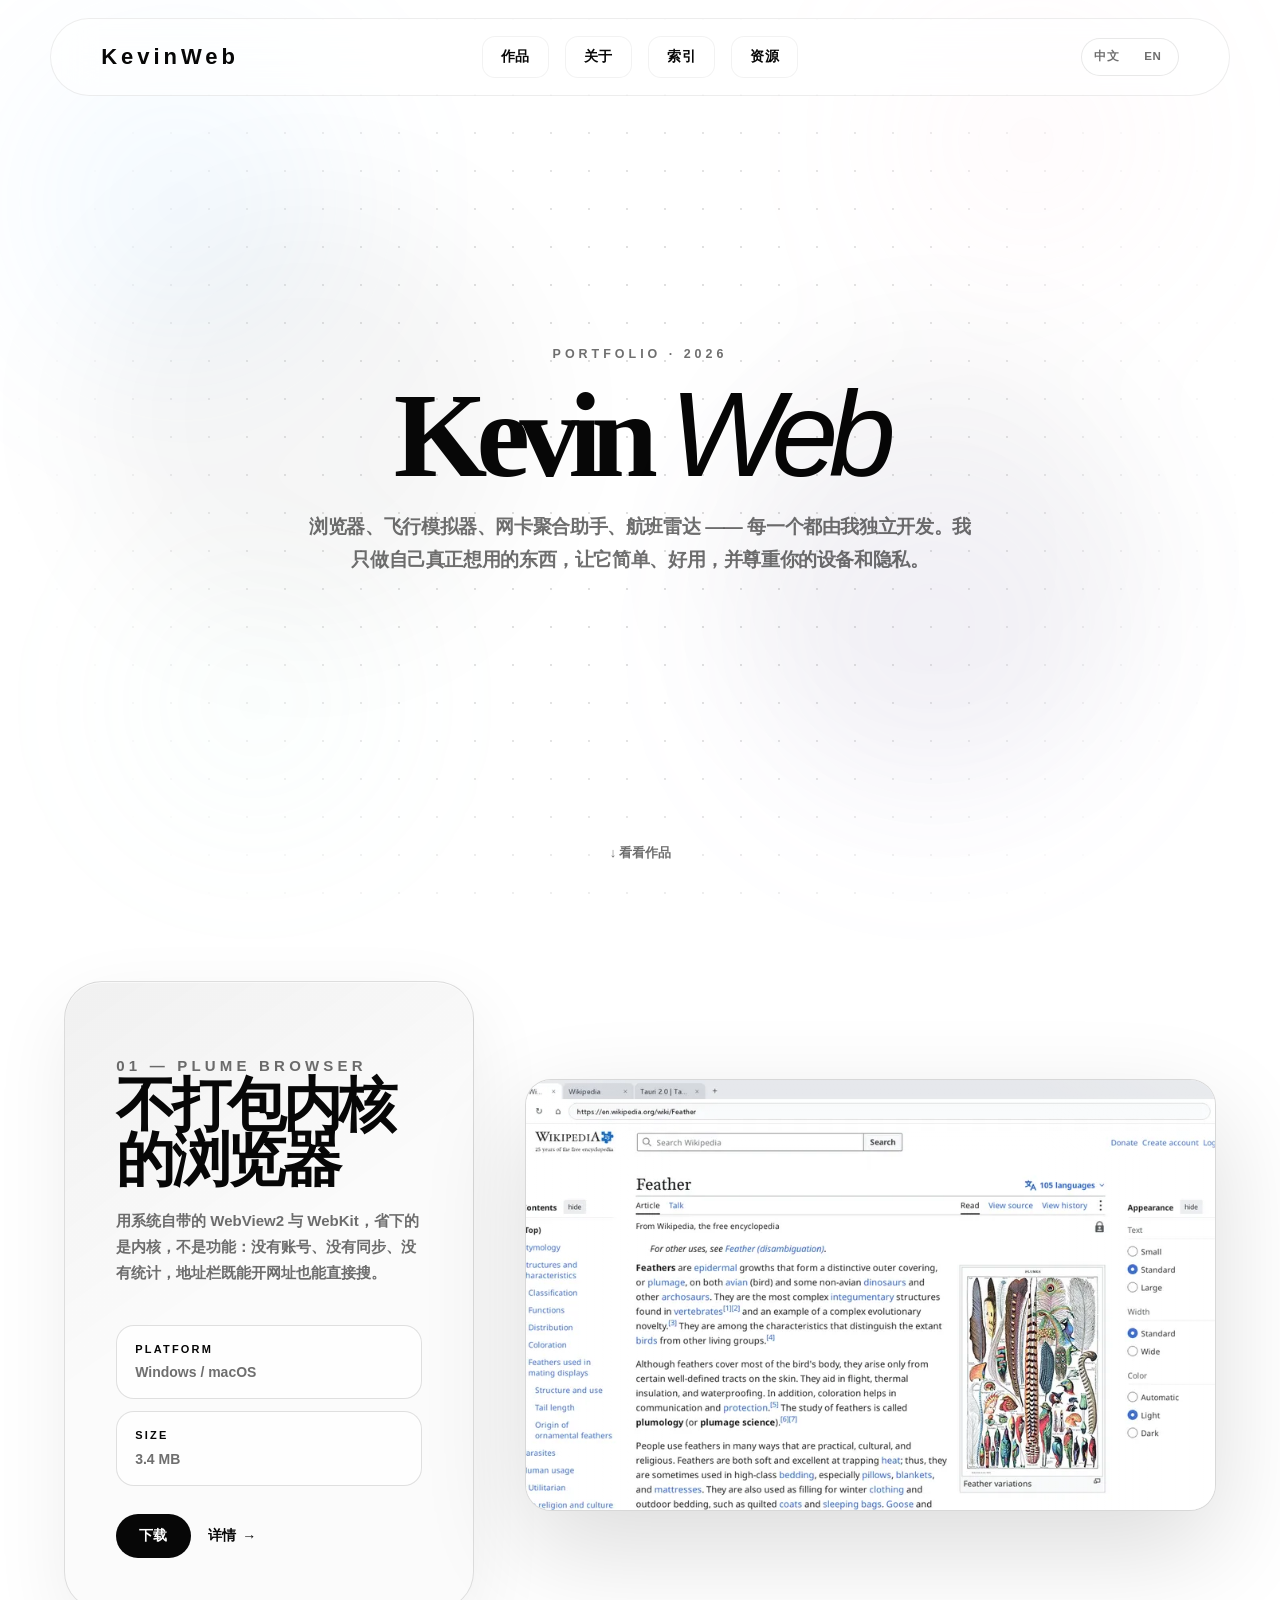
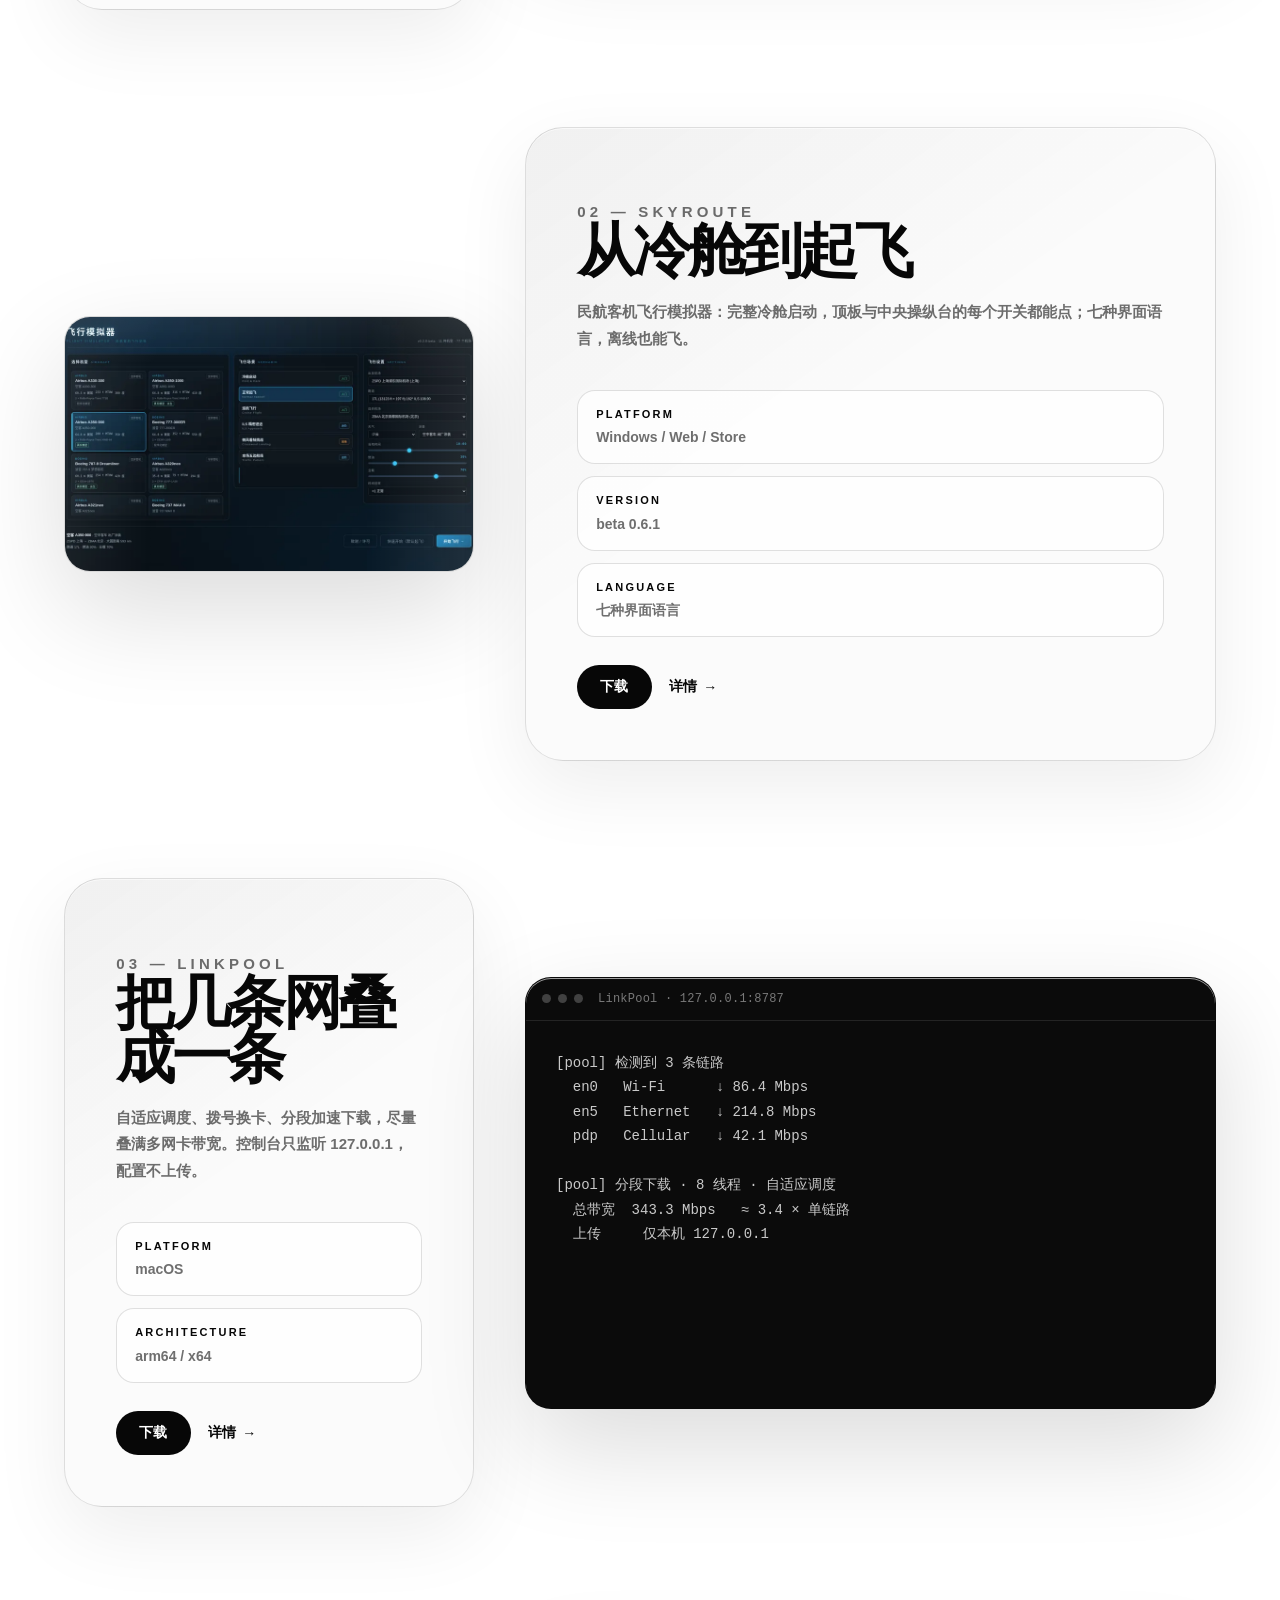
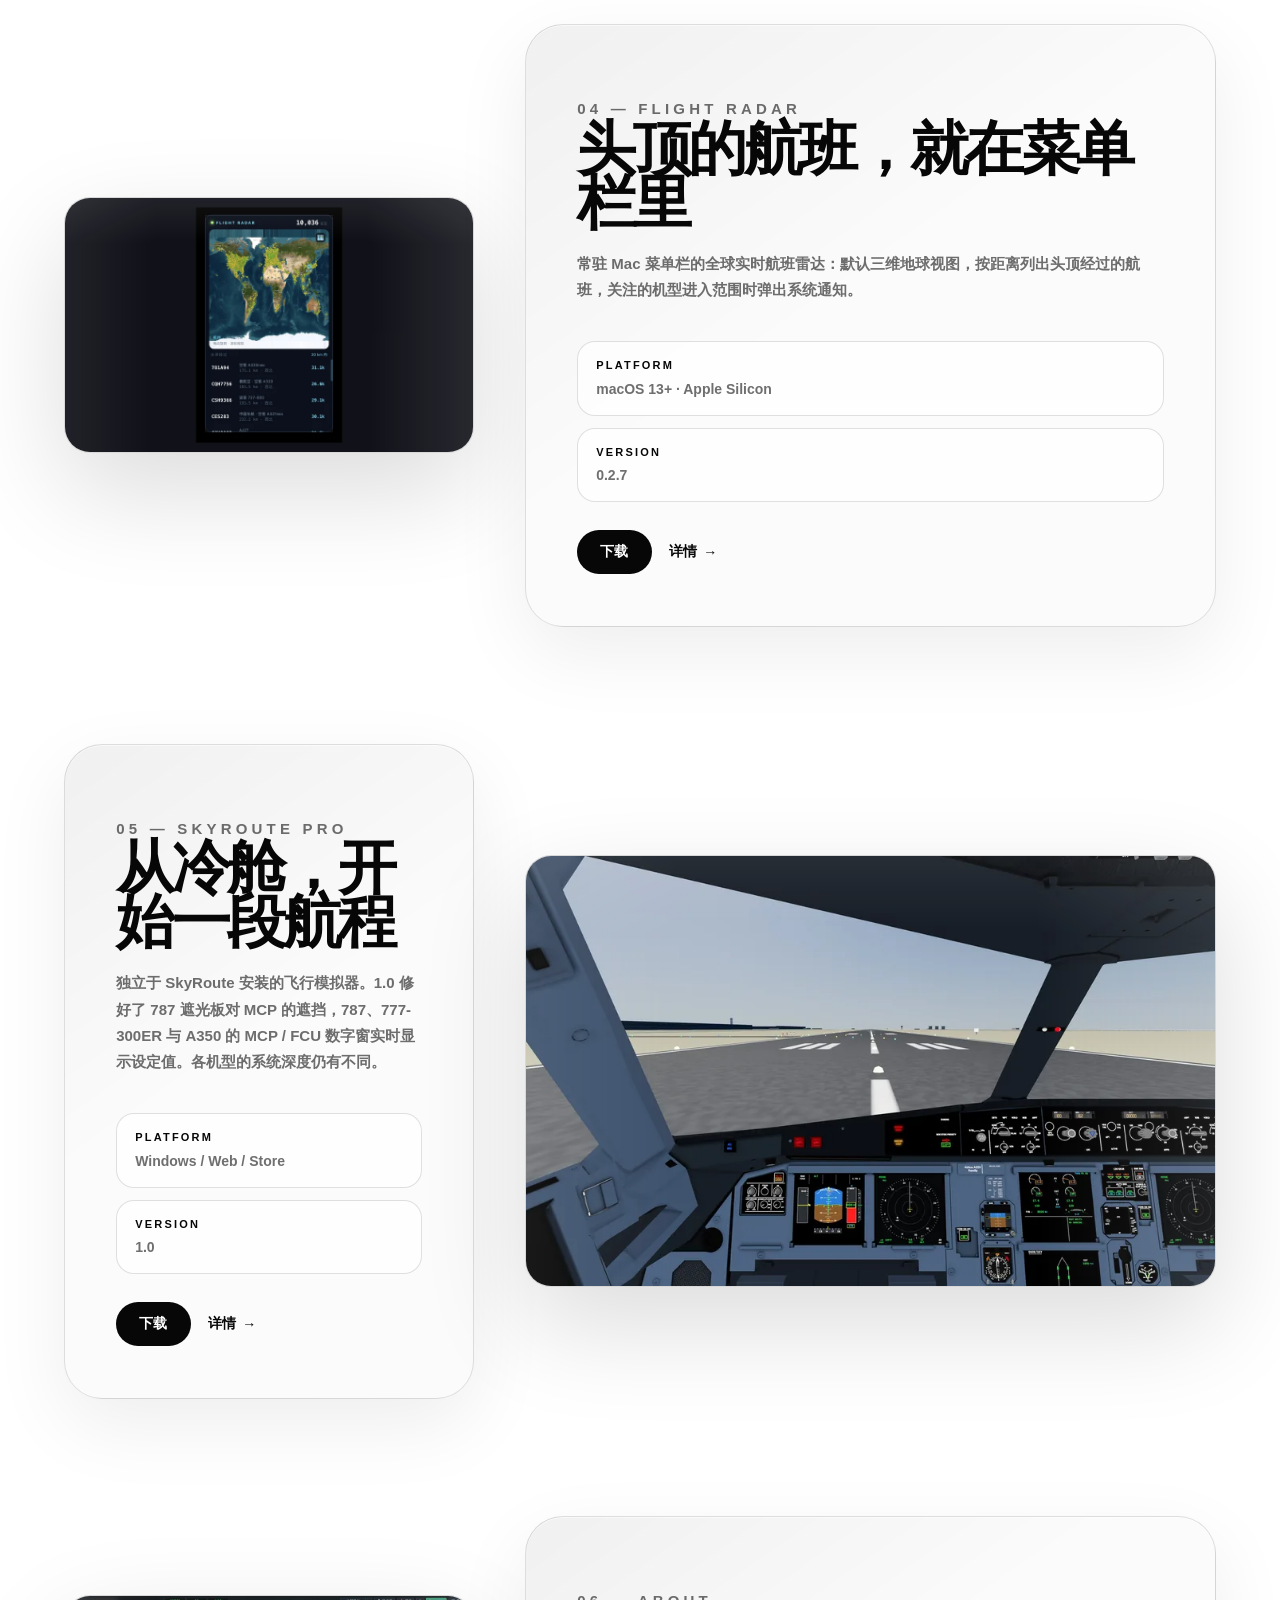
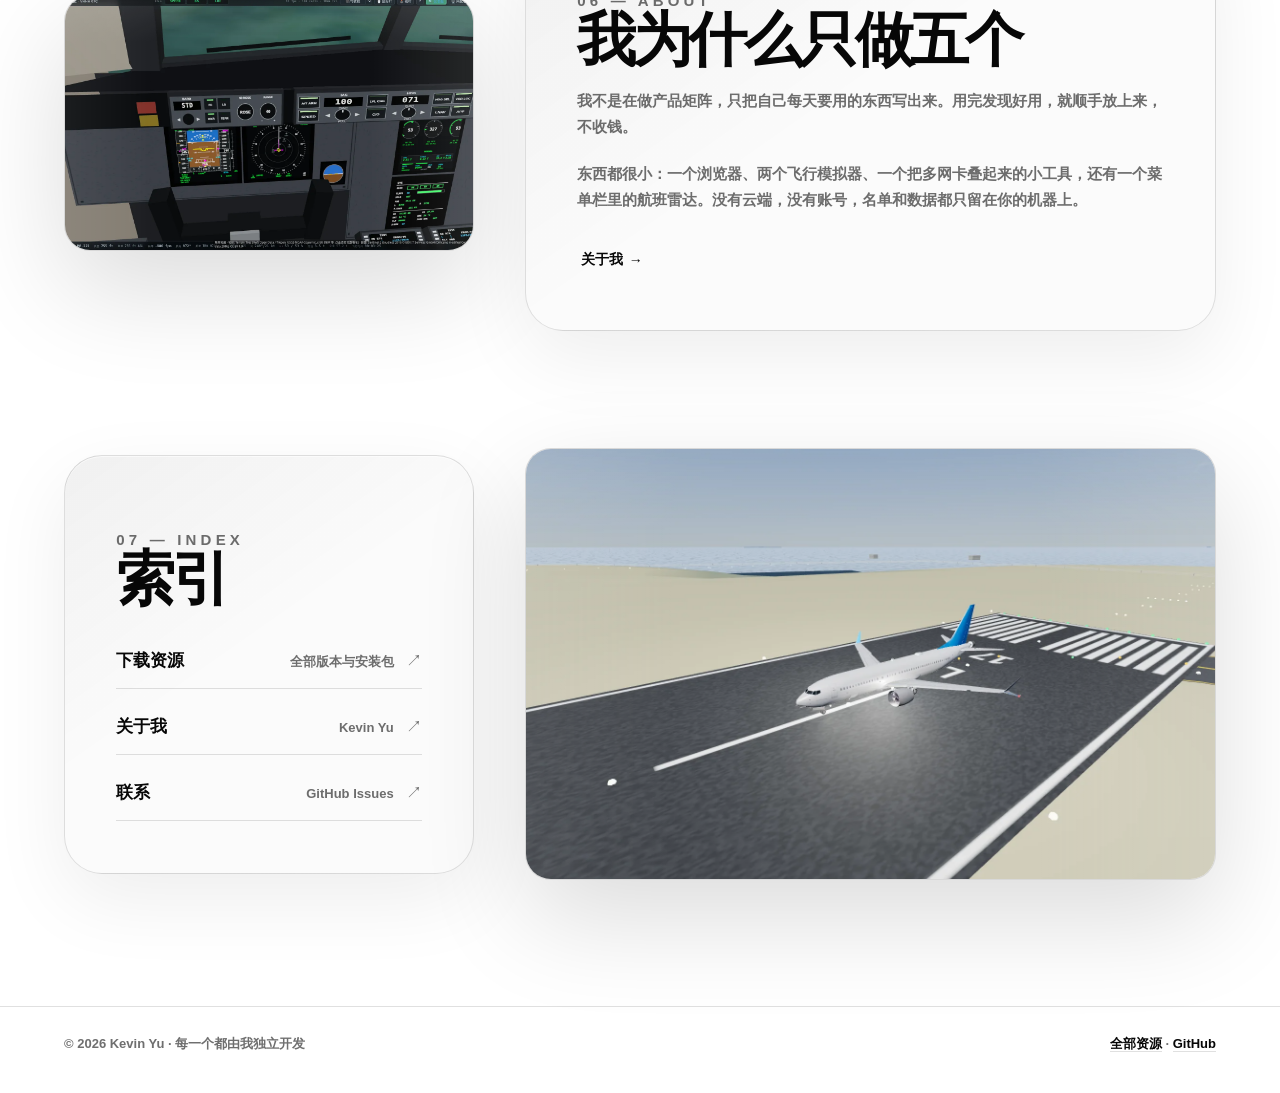
<file: index.html>
<!DOCTYPE html>
<html lang="zh-CN">
<head>
  <meta charset="UTF-8">
  <meta name="viewport" content="width=device-width, initial-scale=1.0">
  <meta name="color-scheme" content="light">
  <meta name="theme-color" content="#ffffff">
  <script src="site-transition.js"></script>
  <title>KevinWeb · 每一个都由我独立开发</title>
  <meta name="description" content="浏览器、飞行模拟器、网卡聚合助手、航班雷达，每一个都由 Kevin Yu 独立开发。">
  <link rel="canonical" href="https://kevinyuzekai.github.io/kevinweb/">
  <meta property="og:type" content="website">
  <meta property="og:site_name" content="KevinWeb">
  <meta property="og:title" content="KevinWeb · 每一个都由我独立开发">
  <meta property="og:description" content="浏览器、飞行模拟器、网卡聚合助手、航班雷达，每一个都由我独立开发。">
  <meta property="og:url" content="https://kevinyuzekai.github.io/kevinweb/">
  <meta property="og:image" content="https://kevinyuzekai.github.io/kevinweb/img/skyroute-shot.webp">
  <meta name="twitter:card" content="summary_large_image">
  <meta name="twitter:image" content="https://kevinyuzekai.github.io/kevinweb/img/skyroute-shot.webp">
  <link rel="stylesheet" href="site.css">
</head>
<body>
  <header class="site-header">
    <a class="logo" href="./index.html">KevinWeb</a>
    <nav class="nav-pills" aria-label="Sections">
      <a class="nav-pill" href="#works">作品</a>
      <a class="nav-pill" href="#about">关于</a>
      <a class="nav-pill" href="#contact">索引</a>
      <a class="nav-pill" href="./All_resources.html">资源</a>
    </nav>
    <div class="header-actions"></div>
  </header>

  <main class="hero" id="top">
    <section class="hero-stage">
      <div class="hero-copy">
        <p class="eyebrow">Portfolio · 2026</p>
        <h1><span class="title-strong">Kevin</span> <span class="title-light">Web</span></h1>
        <p class="subtitle">浏览器、飞行模拟器、网卡聚合助手、航班雷达 —— 每一个都由我独立开发。我只做自己真正想用的东西，让它简单、好用，并尊重你的设备和隐私。</p>

        <!-- pointer lens: the block under the cursor shows the white Chinese title -->
        <div class="lens" aria-hidden="true" data-kw-skip>
          <div class="lz lz-zh">
            <p class="eyebrow">作品集 · 2026</p>
            <h1><span class="title-strong">凯文</span><span class="title-light">的网站</span></h1>
            <p class="subtitle">浏览器、飞行模拟器、网卡聚合助手、航班雷达 —— 每一个都由我独立开发。我只做自己真正想用的东西，让它简单、好用，并尊重你的设备和隐私。</p>
          </div>
        </div>
      </div>
    </section>
    <p class="scroll-hint">↓ 看看作品</p>
  </main>

  <section class="product-section" id="works">
    <div class="product-layout">
      <div class="product-copy reveal" data-tilt>
        <p class="section-kicker">01 — Plume Browser</p>
        <h3>不打包内核的浏览器</h3>
        <p>用系统自带的 WebView2 与 WebKit，省下的是内核，不是功能：没有账号、没有同步、没有统计，地址栏既能开网址也能直接搜。</p>
        <div class="spec-list">
          <span><strong>Platform</strong>Windows / macOS</span>
          <span><strong>Size</strong>3.4 MB</span>
        </div>
        <div class="acts">
          <a class="btn solid" href="https://github.com/kevinyuzekai/Plume/releases/download/v0.1.2/Plume.Browser_0.1.2_x64-setup.exe" download>下载</a>
          <a class="btn quiet" href="./plume.html">详情 <span aria-hidden="true">→</span></a>
        </div>
      </div>
      <figure class="product-window reveal" data-tilt>
        <img src="img/plume-shot.webp" width="960" height="540" alt="Plume Browser 主界面" loading="lazy" decoding="async">
      </figure>
    </div>
  </section>

  <section class="product-section">
    <div class="product-layout flip">
      <div class="product-copy reveal" data-tilt>
        <p class="section-kicker">02 — SkyRoute</p>
        <h3>从冷舱到起飞</h3>
        <p>民航客机飞行模拟器：完整冷舱启动，顶板与中央操纵台的每个开关都能点；七种界面语言，离线也能飞。</p>
        <div class="spec-list">
          <span><strong>Platform</strong>Windows / Web / Store</span>
          <span><strong>Version</strong>beta 0.6.1</span>
          <span><strong>Language</strong>七种界面语言</span>
        </div>
        <div class="acts">
          <a class="btn solid" href="https://github.com/kevinyuzekai/Flight-Simulator/releases/download/beta_v0.6.1/SkyRoute-Windows-portable-beta_v0.6.1-x64.zip" download>下载</a>
          <a class="btn quiet" href="./skyroute.html">详情 <span aria-hidden="true">→</span></a>
        </div>
      </div>
      <figure class="product-window reveal" data-tilt>
        <img src="img/skyroute-shot.webp" width="960" height="540" alt="天际航线 SkyRoute 主菜单" loading="lazy" decoding="async">
      </figure>
    </div>
  </section>

  <section class="product-section">
    <div class="product-layout">
      <div class="product-copy reveal" data-tilt>
        <p class="section-kicker">03 — LinkPool</p>
        <h3>把几条网叠成一条</h3>
        <p>自适应调度、拨号换卡、分段加速下载，尽量叠满多网卡带宽。控制台只监听 127.0.0.1，配置不上传。</p>
        <div class="spec-list">
          <span><strong>Platform</strong>macOS</span>
          <span><strong>Architecture</strong>arm64 / x64</span>
        </div>
        <div class="acts">
          <a class="btn solid" href="https://github.com/kevinyuzekai/LinkPool/releases/download/v0.2.1/LinkPool-0.2.1-arm64.dmg" download>下载</a>
          <a class="btn quiet" href="./linkpool.html">详情 <span aria-hidden="true">→</span></a>
        </div>
      </div>
      <figure class="product-window reveal terminal" data-tilt>
        <div class="term-bar"><i></i><i></i><i></i><span>LinkPool · 127.0.0.1:8787</span></div>
        <pre class="term-body">[pool] 检测到 3 条链路
  en0   Wi-Fi      ↓ 86.4 Mbps
  en5   Ethernet   ↓ 214.8 Mbps
  pdp   Cellular   ↓ 42.1 Mbps

[pool] 分段下载 · 8 线程 · 自适应调度
  总带宽  343.3 Mbps   ≈ 3.4 × 单链路
  上传     仅本机 127.0.0.1</pre>
      </figure>
    </div>
  </section>

  <section class="product-section">
    <div class="product-layout flip">
      <div class="product-copy reveal" data-tilt>
        <p class="section-kicker">04 — Flight Radar</p>
        <h3>头顶的航班，就在菜单栏里</h3>
        <p>常驻 Mac 菜单栏的全球实时航班雷达：默认三维地球视图，按距离列出头顶经过的航班，关注的机型进入范围时弹出系统通知。</p>
        <div class="spec-list">
          <span><strong>Platform</strong>macOS 13+ · Apple Silicon</span>
          <span><strong>Version</strong>0.2.7</span>
        </div>
        <div class="acts">
          <a class="btn solid" href="https://github.com/kevinyuzekai/Flight-Radar/releases/download/v0.2.7/Flight.Radar.dmg" download>下载</a>
          <a class="btn quiet" href="https://spacekk.com/about-flight-radar/">详情 <span aria-hidden="true">→</span></a>
        </div>
      </div>
      <figure class="product-window reveal" data-tilt>
        <img src="img/flightradar-shot.webp" width="960" height="540" alt="Flight Radar 全球视图" loading="lazy" decoding="async">
      </figure>
    </div>
  </section>

  <section class="product-section">
    <div class="product-layout">
      <div class="product-copy reveal" data-tilt>
        <p class="section-kicker">05 — SkyRoute Pro</p>
        <h3>从冷舱，开始一段航程</h3>
        <p>独立于 SkyRoute 安装的飞行模拟器。1.0 修好了 787 遮光板对 MCP 的遮挡，787、777-300ER 与 A350 的 MCP / FCU 数字窗实时显示设定值。各机型的系统深度仍有不同。</p>
        <div class="spec-list">
          <span><strong>Platform</strong>Windows / Web / Store</span>
          <span><strong>Version</strong>1.0</span>
        </div>
        <div class="acts">
          <a class="btn solid" href="https://spacekk.com/wp-content/uploads/2026/11/SkyRoutePro-Windows-portable-v1.0.0-x64.zip" download>下载</a>
          <a class="btn quiet" href="https://spacekk.com/about-skyroute-pro/">详情 <span aria-hidden="true">→</span></a>
        </div>
      </div>
      <figure class="product-window reveal" data-tilt>
        <img src="img/skyroute-pro-shot.webp" width="960" height="540" alt="SkyRoute Pro A320neo 驾驶舱" loading="lazy" decoding="async">
      </figure>
    </div>
  </section>

  <section class="product-section" id="about">
    <div class="product-layout flip">
      <div class="product-copy reveal" data-tilt>
        <p class="section-kicker">06 — About</p>
        <h3>我为什么只做五个</h3>
        <p>我不是在做产品矩阵，只把自己每天要用的东西写出来。用完发现好用，就顺手放上来，不收钱。</p>
        <p>东西都很小：一个浏览器、两个飞行模拟器、一个把多网卡叠起来的小工具，还有一个菜单栏里的航班雷达。没有云端，没有账号，名单和数据都只留在你的机器上。</p>
        <div class="acts">
          <a class="btn quiet" href="./About_me.html">关于我 <span aria-hidden="true">→</span></a>
        </div>
      </div>
      <figure class="product-window reveal" data-tilt>
        <img src="img/skyroute-cockpit.webp" width="960" height="540" alt="SkyRoute 三维驾驶舱" loading="lazy" decoding="async">
      </figure>
    </div>
  </section>

  <section class="product-section" id="contact">
    <div class="product-layout">
      <div class="product-copy reveal" data-tilt>
        <p class="section-kicker">07 — Index</p>
        <h3>索引</h3>
        <div class="link-rows">
          <a class="link-row" href="./All_resources.html"><span>下载资源</span><small>全部版本与安装包</small><i aria-hidden="true">↗</i></a>
          <a class="link-row" href="./About_me.html"><span>关于我</span><small>Kevin Yu</small><i aria-hidden="true">↗</i></a>
          <a class="link-row" href="https://github.com/kevinyuzekai/kevinweb/issues" target="_blank" rel="noopener"><span>联系</span><small>GitHub Issues</small><i aria-hidden="true">↗</i></a>
        </div>
      </div>
      <figure class="product-window reveal" data-tilt>
        <img src="img/skyroute-runway.webp" width="960" height="540" alt="SkyRoute 跑道" loading="lazy" decoding="async">
      </figure>
    </div>
  </section>

  <footer class="site-footer">
    <span>© 2026 Kevin Yu · 每一个都由我独立开发</span>
    <span><a href="./All_resources.html">全部资源</a> · <a href="https://github.com/kevinyuzekai" target="_blank" rel="noopener">GitHub</a></span>
  </footer>

  <script src="site.js"></script>
  <script src="i18n.js"></script>
</body>
</html>
</file>
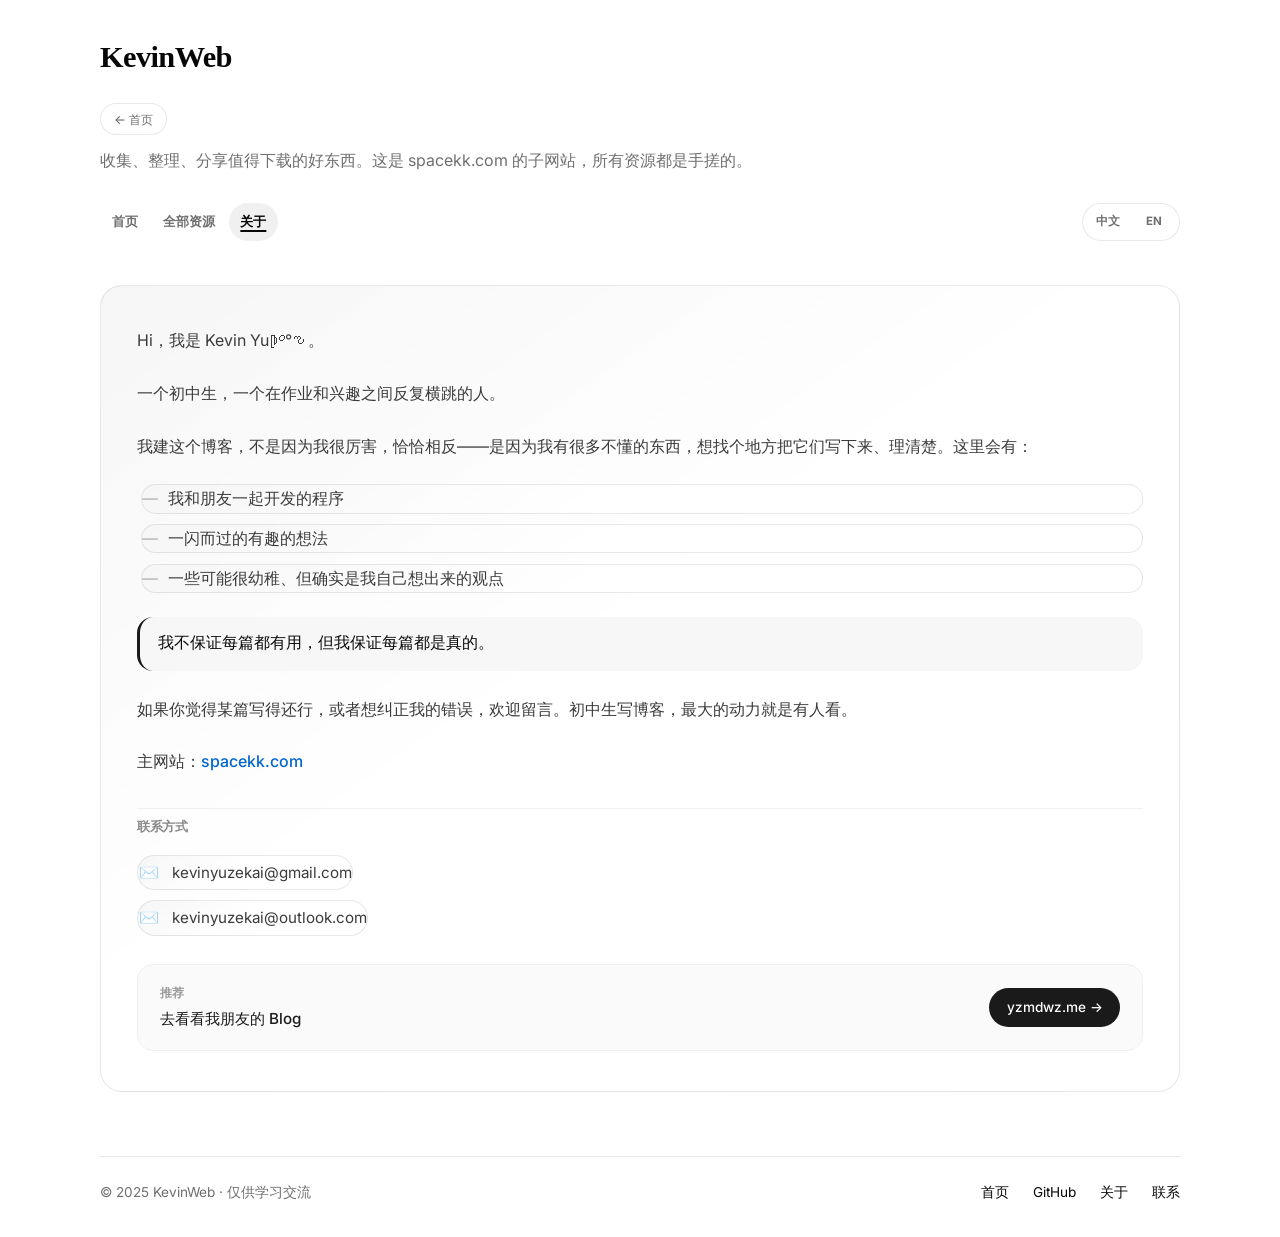
<file: About_me.html>
<!DOCTYPE html>
<html lang="zh-CN">
<head>
  <meta charset="UTF-8">
  <meta name="viewport" content="width=device-width, initial-scale=1.0">
  <script src="site-transition.js"></script>
  <title>关于 · KevinWeb</title>
  <link rel="preconnect" href="https://fonts.googleapis.com">
  <link rel="preconnect" href="https://fonts.gstatic.com" crossorigin>
  <link href="https://fonts.googleapis.com/css2?family=Inter:opsz,wght@14..32,400;14..32,500;14..32,600&display=swap" rel="stylesheet">
  <style>
    * {
      margin: 0;
      padding: 0;
      box-sizing: border-box;
    }

    body {
      background-color: #f6f7f9;
      color: #1a1a1a;
      font-family: 'Inter', -apple-system, BlinkMacSystemFont, 'Segoe UI', Roboto, Helvetica, Arial, sans-serif;
      line-height: 1.7;
      -webkit-font-smoothing: antialiased;
      -moz-osx-font-smoothing: grayscale;
      padding: 2rem 1.5rem;
    }

    .container {
      max-width: 860px;
      margin: 0 auto;
    }

    /* 头部 */
    .site-header {
      margin-bottom: 2.5rem;
      display: flex;
      flex-direction: column;
      gap: 0.75rem;
    }

    .site-title {
      font-size: 1.9rem;
      font-weight: 600;
      letter-spacing: -0.02em;
      color: #111;
      text-decoration: none;
      display: inline-block;
      width: fit-content;
      border-bottom: 2px solid transparent;
      transition: border-color 0.2s ease;
    }

    .site-title:hover {
      border-bottom-color: #d0d0d0;
    }


    .home-jump {
      display: inline-flex;
      align-items: center;
      gap: 0.35rem;
      margin-top: 0.35rem;
      width: fit-content;
      font-size: 0.9rem;
      font-weight: 500;
      color: #3d3d3d;
      text-decoration: none;
      padding: 0.35rem 0.7rem;
      border-radius: 999px;
      border: 1px solid #ececec;
      background: #fff;
      transition: background-color 0.15s ease, border-color 0.15s ease, color 0.15s ease;
    }
    .home-jump:hover {
      color: #000;
      border-color: #d0d0d0;
      background: #f7f7f7;
    }

    .site-description {
      font-size: 1rem;
      color: #6b6b6b;
      max-width: 90%;
    }

    .nav {
      display: flex;
      flex-wrap: wrap;
      gap: 1.75rem;
      margin: 1rem 0 0.25rem;
      font-size: 0.95rem;
      font-weight: 500;
    }

    .nav a {
      color: #3d3d3d;
      text-decoration: none;
      transition: color 0.15s ease;
    }

    .nav a:hover {
      color: #000;
      text-decoration: underline;
      text-underline-offset: 4px;
      text-decoration-thickness: 1.5px;
    }

    .nav a.current {
      color: #000;
      text-decoration: underline;
      text-underline-offset: 4px;
      text-decoration-thickness: 1.5px;
    }

    /* 关于内容卡片 */
    .about-card {
      background-color: #ffffff;
      border-radius: 24px;
      border: 1px solid #ededed;
      box-shadow: 0 2px 10px rgba(0, 0, 0, 0.015);
      padding: 2.5rem 2.25rem;
      display: flex;
      flex-direction: column;
      gap: 1.5rem;
    }

    /* 正文段落 */
    .about-card p {
      font-size: 1rem;
      color: #3b3b3b;
      line-height: 1.8;
    }

    /* 列表 */
    .about-list {
      list-style: none;
      display: flex;
      flex-direction: column;
      gap: 0.65rem;
      padding-left: 0.25rem;
    }

    .about-list li {
      display: flex;
      align-items: flex-start;
      gap: 0.65rem;
      font-size: 1rem;
      color: #3b3b3b;
      line-height: 1.7;
    }

    .about-list li::before {
      content: "—";
      color: #b0b0b0;
      font-weight: 400;
      flex-shrink: 0;
    }

    /* 高亮语句 */
    .highlight-line {
      font-weight: 500;
      color: #0a0a0a;
      background-color: #f7f7f8;
      padding: 0.85rem 1.15rem;
      border-radius: 16px;
      border-left: 3px solid #1a1a1a;
      font-size: 0.98rem;
      line-height: 1.7;
    }


    /* 主网站链接 */
    .main-site {
      font-size: 1rem;
      color: #3b3b3b;
      line-height: 1.8;
    }

    .main-site a {
      color: #0066cc;
      text-decoration: none;
      font-weight: 500;
      transition: color 0.15s ease;
    }

    .main-site a:hover {
      color: #004499;
      text-decoration: underline;
      text-underline-offset: 3px;
    }

    /* 联系方式 */
    .contact-section {
      display: flex;
      flex-direction: column;
      gap: 1rem;
      padding-top: 0.5rem;
      border-top: 1px solid #f0f0f0;
      margin-top: 0.5rem;
    }

    .contact-title {
      font-size: 0.8rem;
      font-weight: 600;
      text-transform: uppercase;
      letter-spacing: 0.06em;
      color: #8a8a8a;
    }

    .contact-list {
      display: flex;
      flex-direction: column;
      gap: 0.6rem;
    }

    .contact-item {
      display: flex;
      align-items: center;
      gap: 0.7rem;
      font-size: 0.95rem;
      color: #3b3b3b;
      text-decoration: none;
      transition: color 0.15s ease;
      width: fit-content;
      padding: 0.2rem 0;
    }

    .contact-item:hover {
      color: #000;
      text-decoration: underline;
      text-underline-offset: 3px;
    }

    .contact-icon {
      font-size: 1rem;
      width: 1.4rem;
      text-align: center;
      flex-shrink: 0;
      opacity: 0.7;
    }

    /* 好友推荐卡片 */
    .friend-card {
      background-color: #fafafa;
      border-radius: 16px;
      padding: 1.15rem 1.35rem;
      display: flex;
      align-items: center;
      justify-content: space-between;
      gap: 1rem;
      flex-wrap: wrap;
      border: 1px solid #f0f0f0;
      transition: border-color 0.2s ease, background-color 0.2s ease;
      margin-top: 0.25rem;
    }

    .friend-card:hover {
      background-color: #f5f5f7;
      border-color: #e4e4e8;
    }

    .friend-info {
      display: flex;
      flex-direction: column;
      gap: 0.15rem;
    }

    .friend-label {
      font-size: 0.75rem;
      font-weight: 600;
      text-transform: uppercase;
      letter-spacing: 0.05em;
      color: #9a9a9a;
    }

    .friend-name {
      font-size: 0.95rem;
      font-weight: 500;
      color: #1a1a1a;
    }

    .friend-link {
      font-size: 0.85rem;
      font-weight: 500;
      color: #ffffff;
      background-color: #1a1a1a;
      padding: 0.5rem 1.1rem;
      border-radius: 30px;
      text-decoration: none;
      transition: background-color 0.2s ease, transform 0.1s ease;
      white-space: nowrap;
    }

    .friend-link:hover {
      background-color: #333333;
    }

    .friend-link:active {
      transform: scale(0.97);
    }

    /* 底部 */
    .site-footer {
      margin-top: 4rem;
      padding-top: 1.5rem;
      border-top: 1px solid #e0e0e0;
      display: flex;
      flex-wrap: wrap;
      justify-content: space-between;
      align-items: center;
      gap: 1rem;
      font-size: 0.85rem;
      color: #6f6f6f;
    }

    .footer-links {
      display: flex;
      gap: 1.5rem;
    }

    .footer-links a {
      color: #5a5a5a;
      text-decoration: none;
      transition: color 0.15s;
    }

    .footer-links a:hover {
      color: #000;
      text-decoration: underline;
      text-underline-offset: 3px;
    }

    /* 响应式 */
    @media (max-width: 640px) {
      body {
        padding: 1.5rem 1rem;
      }

      .about-card {
        padding: 1.75rem 1.25rem;
        border-radius: 20px;
        gap: 1.25rem;
      }

      .friend-card {
        flex-direction: column;
        align-items: flex-start;
      }

      .friend-link {
        width: 100%;
        text-align: center;
      }

      .site-footer {
        flex-direction: column;
        align-items: flex-start;
      }
    }

    /* 暗色模式 */
    @media (prefers-color-scheme: dark) {
      .home-jump {
        color: #b0b0b0;
        border-color: #2e2e2e;
        background: #1a1a1a;
      }
      .home-jump:hover {
        color: #fff;
        border-color: #3a3a3a;
        background: #222;
      }

      body {
        background-color: #0f0f0f;
        color: #e0e0e0;
      }

      .site-title {
        color: #f0f0f0;
      }

      .site-title:hover {
        border-bottom-color: #4a4a4a;
      }

      .site-description {
        color: #a0a0a0;
      }

      .nav a {
        color: #b0b0b0;
      }

      .nav a:hover,
      .nav a.current {
        color: #fff;
      }

      .about-card {
        background-color: #1a1a1a;
        border-color: #2e2e2e;
        box-shadow: 0 2px 10px rgba(0, 0, 0, 0.2);
      }

      .about-card p {
        color: #b8b8b8;
      }

      .about-list li {
        color: #b8b8b8;
      }

      .about-list li::before {
        color: #6a6a6a;
      }

      .highlight-line {
        background-color: #222222;
        color: #e8e8e8;
        border-left-color: #f0f0f0;
      }


      .main-site {
        color: #b8b8b8;
      }

      .main-site a {
        color: #4da3ff;
      }

      .main-site a:hover {
        color: #7bb8ff;
      }

      .contact-section {
        border-top-color: #2a2a2a;
      }

      .contact-title {
        color: #7a7a7a;
      }

      .contact-item {
        color: #b8b8b8;
      }

      .contact-item:hover {
        color: #fff;
      }

      .friend-card {
        background-color: #222222;
        border-color: #2e2e2e;
      }

      .friend-card:hover {
        background-color: #282828;
        border-color: #3a3a3a;
      }

      .friend-label {
        color: #7a7a7a;
      }

      .friend-name {
        color: #e0e0e0;
      }

      .friend-link {
        background-color: #f0f0f0;
        color: #1a1a1a;
      }

      .friend-link:hover {
        background-color: #ffffff;
      }

      .site-footer {
        border-top-color: #2a2a2a;
        color: #8a8a8a;
      }

      .footer-links a {
        color: #9a9a9a;
      }

      .footer-links a:hover {
        color: #fff;
      }
    }
  
    /* light editorial pass */
    body{font-family:"Inter",-apple-system,BlinkMacSystemFont,"Segoe UI","PingFang SC","Noto Sans SC","Helvetica Neue",Arial,sans-serif;-webkit-font-smoothing:antialiased;color:#070707;background:#fff}
    .container{max-width:1080px}
    .site-title{font-family:"Songti SC","Noto Serif SC","Source Han Serif SC","STSong",Didot,"Times New Roman",serif;font-weight:700;letter-spacing:-.02em;color:#070707}
    .home-jump{border:1px solid rgba(7,7,7,.09);border-radius:999px;padding:.28rem .8rem;color:rgba(7,7,7,.58);background:#fff;font-size:.78rem}
    .home-jump:hover{color:#070707;border-color:rgba(7,7,7,.2)}
    .site-description{color:rgba(7,7,7,.58)}
    .nav{gap:.15rem;border:0;justify-content:flex-start}
    .nav a{flex:0 0 auto}
    .nav .kw-lang{margin-left:auto;flex:0 0 auto}
    .nav a{min-height:34px;display:inline-flex;align-items:center;padding:0 .72rem;border-radius:999px;font-size:.8rem;font-weight:650;color:rgba(7,7,7,.58);border:0}
    .nav a:hover{color:#070707;background:rgba(7,7,7,.04)}
    .nav a.current{color:#070707;background:rgba(7,7,7,.06)}
    .site-footer{border-top:1px solid rgba(7,7,7,.09);color:rgba(7,7,7,.58)}
    .footer-links a{color:#070707;border-bottom:1px solid transparent}
    .footer-links a:hover{border-bottom-color:currentColor}

    .about-card,.about-list li,.contact-item{border:1px solid rgba(7,7,7,.09);border-radius:22px;background:linear-gradient(145deg,rgba(7,7,7,.035),transparent 46%),#fff}
    .about-card h2,.contact-title,.about-card h1{font-family:"Songti SC","Noto Serif SC","Source Han Serif SC","STSong",Didot,"Times New Roman",serif;font-weight:700;letter-spacing:-.02em}
    .contact-item:hover{border-color:rgba(7,7,7,.18)}

    /* scroll reveal, pidanai style */
    .reveal{opacity:0}
    .reveal.in{animation:kw-rise .76s cubic-bezier(.16,1,.3,1) both;animation-delay:var(--d,0ms)}
    @keyframes kw-rise{from{opacity:0;transform:translateY(54px) scale(.98);filter:blur(10px)}to{opacity:1;transform:none;filter:none}}
    @media (prefers-reduced-motion: reduce){.reveal{opacity:1}.reveal.in{animation:none}}
</style>
</head>
<body>
  <div class="container">
    <!-- 头部 -->
    <header class="site-header">
      <a href="./" class="site-title">KevinWeb</a>
      <a class="home-jump" href="./">← 首页</a>
      <p class="site-description">收集、整理、分享值得下载的好东西。这是 spacekk.com 的子网站，所有资源都是手搓的。</p>
      <nav class="nav">
        <a href="./">首页</a>
        <a href="./All_resources.html">全部资源</a>
        <a href="./About_me.html" class="current">关于</a>
      </nav>
    </header>

    <!-- 关于内容 -->
    <main class="about-card reveal">
      <p>
        Hi，我是 Kevin Yuᥫᩣ༠°ఌ。
      </p>

      <p>
        一个初中生，一个在作业和兴趣之间反复横跳的人。
      </p>

      <p>
        我建这个博客，不是因为我很厉害，恰恰相反——是因为我有很多不懂的东西，想找个地方把它们写下来、理清楚。这里会有：
      </p>

      <ul class="about-list">
        <li>我和朋友一起开发的程序</li>
        <li>一闪而过的有趣的想法</li>
        <li>一些可能很幼稚、但确实是我自己想出来的观点</li>
      </ul>

      <div class="highlight-line">
        我不保证每篇都有用，但我保证每篇都是真的。
      </div>

      <p>
        如果你觉得某篇写得还行，或者想纠正我的错误，欢迎留言。初中生写博客，最大的动力就是有人看。
      </p>

      <p class="main-site">
        主网站：<a href="https://spacekk.com/" target="_blank" rel="noopener">spacekk.com</a>
      </p>

      <!-- 联系方式 -->
      <div class="contact-section">
        <div class="contact-title">联系方式</div>
        <div class="contact-list">
          <a href="mailto:kevinyuzekai@gmail.com" class="contact-item">
            <span class="contact-icon">✉️</span>
            kevinyuzekai@gmail.com
          </a>
          <a href="mailto:kevinyuzekai@outlook.com" class="contact-item">
            <span class="contact-icon">✉️</span>
            kevinyuzekai@outlook.com
          </a>
        </div>
      </div>

      <!-- 好友推荐 -->
      <div class="friend-card">
        <div class="friend-info">
          <span class="friend-label">推荐</span>
          <span class="friend-name">去看看我朋友的 Blog</span>
        </div>
        <a href="https://www.yzmdwz.me/" target="_blank" rel="noopener noreferrer" class="friend-link">
          yzmdwz.me →
        </a>
      </div>
    </main>

    <!-- 底部 -->
    <footer class="site-footer">
      <div class="footer-copy">
        © 2025 KevinWeb · 仅供学习交流
      </div>
      <div class="footer-links">
        <a href="./">首页</a>
        <a href="https://github.com/kevinyuzekai/kevinweb">GitHub</a>
        <a href="./About_me.html">关于</a>
        <a href="https://github.com/kevinyuzekai/kevinweb/issues">联系</a>
      </div>
    </footer>
  </div>
  <script src="site.js"></script>
  <script src="i18n.js"></script>
</body>
</html>
</file>
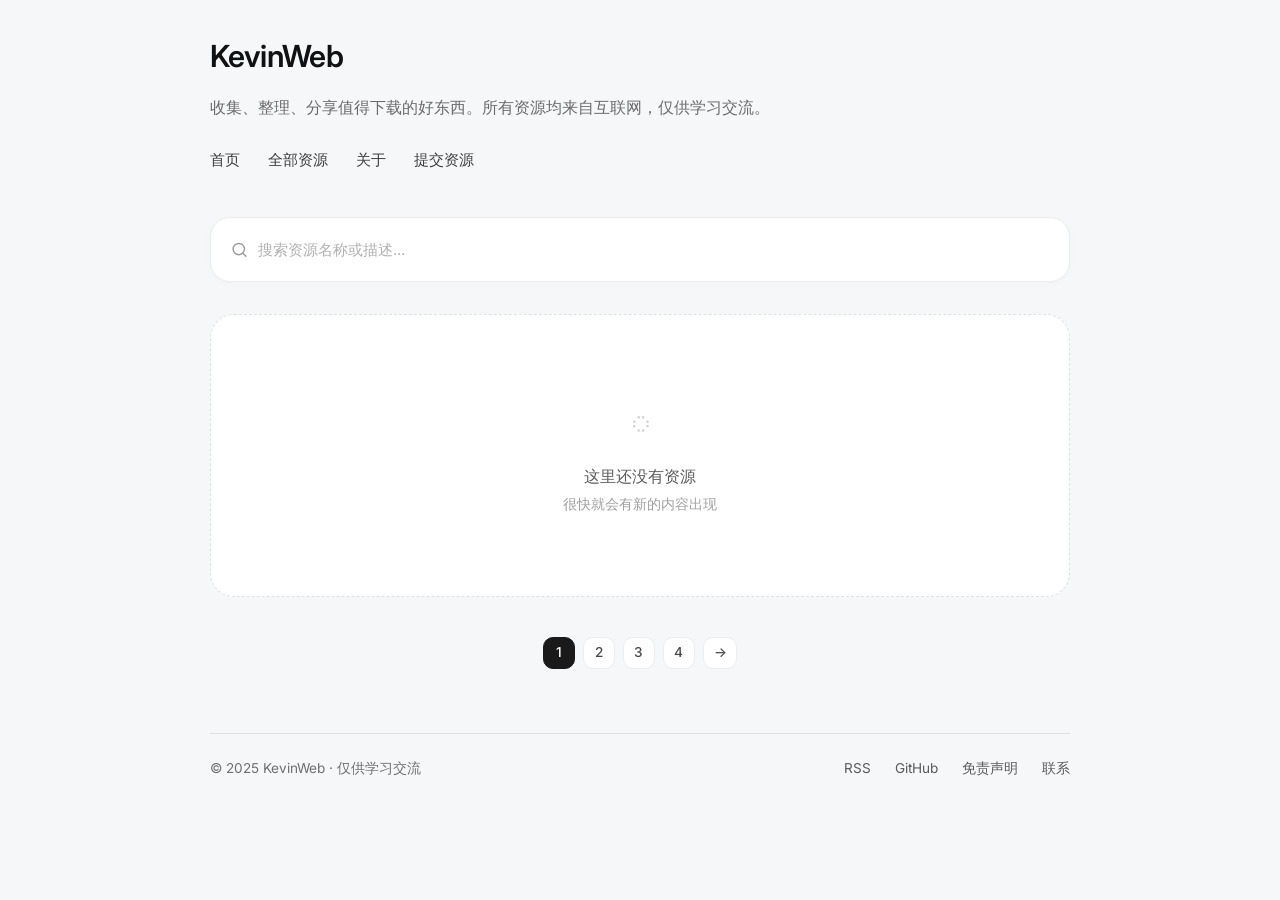
<file: kevinweb.html>
<!DOCTYPE html>
<html lang="zh-CN">
<head>
  <meta charset="UTF-8">
  <meta name="viewport" content="width=device-width, initial-scale=1.0">
  <title>KevinWeb · 下载与分享</title>
  <link rel="preconnect" href="https://fonts.googleapis.com">
  <link rel="preconnect" href="https://fonts.gstatic.com" crossorigin>
  <link href="https://fonts.googleapis.com/css2?family=Inter:opsz,wght@14..32,400;14..32,500;14..32,600&display=swap" rel="stylesheet">
  <style>
    * {
      margin: 0;
      padding: 0;
      box-sizing: border-box;
    }

    body {
      background-color: #f6f7f9;
      color: #1a1a1a;
      font-family: 'Inter', -apple-system, BlinkMacSystemFont, 'Segoe UI', Roboto, Helvetica, Arial, sans-serif;
      line-height: 1.6;
      -webkit-font-smoothing: antialiased;
      -moz-osx-font-smoothing: grayscale;
      padding: 2rem 1.5rem;
    }

    .container {
      max-width: 860px;
      margin: 0 auto;
    }

    /* 头部 */
    .site-header {
      margin-bottom: 2.5rem;
      display: flex;
      flex-direction: column;
      gap: 0.75rem;
    }

    .site-title {
      font-size: 1.9rem;
      font-weight: 600;
      letter-spacing: -0.02em;
      color: #111;
      text-decoration: none;
      display: inline-block;
      width: fit-content;
      border-bottom: 2px solid transparent;
      transition: border-color 0.2s ease;
    }

    .site-title:hover {
      border-bottom-color: #d0d0d0;
    }

    .site-description {
      font-size: 1rem;
      color: #6b6b6b;
      max-width: 90%;
    }

    .nav {
      display: flex;
      flex-wrap: wrap;
      gap: 1.75rem;
      margin: 1rem 0 0.25rem;
      font-size: 0.95rem;
      font-weight: 500;
    }

    .nav a {
      color: #3d3d3d;
      text-decoration: none;
      transition: color 0.15s ease;
    }

    .nav a:hover {
      color: #000;
      text-decoration: underline;
      text-underline-offset: 4px;
      text-decoration-thickness: 1.5px;
    }

    /* 搜索栏 */
    .toolbar {
      display: flex;
      flex-wrap: wrap;
      gap: 1rem;
      align-items: center;
      justify-content: space-between;
      margin: 2rem 0 2rem;
      padding: 1rem 1.25rem;
      background-color: #ffffff;
      border-radius: 20px;
      box-shadow: 0 2px 8px rgba(0, 0, 0, 0.02);
      border: 1px solid #ececec;
    }

    .search-wrapper {
      display: flex;
      align-items: center;
      gap: 0.6rem;
      flex: 1;
      min-width: 200px;
    }

    .search-wrapper svg {
      width: 1.1rem;
      height: 1.1rem;
      stroke: #9a9a9a;
      stroke-width: 2;
      fill: none;
      transition: stroke 0.2s ease;
    }

    .search-wrapper input {
      border: none;
      outline: none;
      font-size: 0.95rem;
      font-family: inherit;
      background: transparent;
      width: 100%;
      color: #1a1a1a;
      padding: 0.4rem 0;
    }

    .search-wrapper input::placeholder {
      color: #b0b0b0;
      font-weight: 400;
    }

    .search-wrapper:focus-within svg {
      stroke: #1a1a1a;
    }

    /* 资源列表 */
    .resource-list {
      display: flex;
      flex-direction: column;
      gap: 1rem;
    }

    /* 空状态 */
    .empty-state {
      display: flex;
      flex-direction: column;
      align-items: center;
      justify-content: center;
      text-align: center;
      padding: 5rem 1.5rem;
      background-color: #ffffff;
      border-radius: 24px;
      border: 1px dashed #e0e0e0;
      color: #7a7a7a;
    }

    .empty-state-icon {
      font-size: 2.2rem;
      margin-bottom: 0.75rem;
      opacity: 0.35;
    }

    .empty-state-text {
      font-size: 1rem;
      font-weight: 500;
      color: #5a5a5a;
    }

    .empty-state-sub {
      font-size: 0.85rem;
      margin-top: 0.3rem;
      color: #a0a0a0;
    }

    /* 底部分页 */
    .pagination {
      display: flex;
      justify-content: center;
      gap: 0.5rem;
      margin-top: 2.5rem;
    }

    .pagination a {
      display: flex;
      align-items: center;
      justify-content: center;
      min-width: 2rem;
      height: 2rem;
      padding: 0 0.6rem;
      border-radius: 10px;
      font-size: 0.85rem;
      font-weight: 500;
      color: #4a4a4a;
      background-color: #ffffff;
      border: 1px solid #ececec;
      text-decoration: none;
      transition: background-color 0.2s ease, border-color 0.2s ease;
    }

    .pagination a:hover {
      background-color: #f0f0f0;
      border-color: #dcdcdc;
    }

    .pagination a.active {
      background-color: #1a1a1a;
      color: #fff;
      border-color: #1a1a1a;
    }

    /* 底部 */
    .site-footer {
      margin-top: 4rem;
      padding-top: 1.5rem;
      border-top: 1px solid #e0e0e0;
      display: flex;
      flex-wrap: wrap;
      justify-content: space-between;
      align-items: center;
      gap: 1rem;
      font-size: 0.85rem;
      color: #6f6f6f;
    }

    .footer-links {
      display: flex;
      gap: 1.5rem;
    }

    .footer-links a {
      color: #5a5a5a;
      text-decoration: none;
      transition: color 0.15s;
    }

    .footer-links a:hover {
      color: #000;
      text-decoration: underline;
      text-underline-offset: 3px;
    }

    /* 响应式 */
    @media (max-width: 640px) {
      body {
        padding: 1.5rem 1rem;
      }

      .toolbar {
        padding: 1rem;
      }

      .site-footer {
        flex-direction: column;
        align-items: flex-start;
      }

      .empty-state {
        padding: 3.5rem 1rem;
      }
    }

    /* 暗色模式 */
    @media (prefers-color-scheme: dark) {
      body {
        background-color: #0f0f0f;
        color: #e0e0e0;
      }

      .site-title {
        color: #f0f0f0;
      }

      .site-title:hover {
        border-bottom-color: #4a4a4a;
      }

      .site-description {
        color: #a0a0a0;
      }

      .nav a {
        color: #b0b0b0;
      }

      .nav a:hover {
        color: #fff;
      }

      .toolbar {
        background-color: #1a1a1a;
        border-color: #2e2e2e;
      }

      .search-wrapper svg {
        stroke: #7a7a7a;
      }

      .search-wrapper input {
        color: #e0e0e0;
      }

      .search-wrapper input::placeholder {
        color: #6a6a6a;
      }

      .search-wrapper:focus-within svg {
        stroke: #d0d0d0;
      }

      .empty-state {
        background-color: #1a1a1a;
        border-color: #2e2e2e;
        color: #8a8a8a;
      }

      .empty-state-text {
        color: #a0a0a0;
      }

      .empty-state-sub {
        color: #6a6a6a;
      }

      .pagination a {
        background-color: #1a1a1a;
        border-color: #2e2e2e;
        color: #b0b0b0;
      }

      .pagination a:hover {
        background-color: #2a2a2a;
      }

      .pagination a.active {
        background-color: #f0f0f0;
        color: #1a1a1a;
        border-color: #f0f0f0;
      }

      .site-footer {
        border-top-color: #2a2a2a;
        color: #8a8a8a;
      }

      .footer-links a {
        color: #9a9a9a;
      }

      .footer-links a:hover {
        color: #fff;
      }
    }
  </style>
</head>
<body>
  <div class="container">
    <!-- 头部 -->
    <header class="site-header">
      <a href="#" class="site-title">KevinWeb</a>
      <p class="site-description">收集、整理、分享值得下载的好东西。所有资源均来自互联网，仅供学习交流。</p>
      <nav class="nav">
        <a href="#">首页</a>
        <a href="#">全部资源</a>
        <a href="#">关于</a>
        <a href="#">提交资源</a>
      </nav>
    </header>

    <!-- 搜索栏 -->
    <div class="toolbar">
      <div class="search-wrapper">
        <svg viewBox="0 0 24 24" stroke-linecap="round" stroke-linejoin="round">
          <circle cx="11" cy="11" r="8"></circle>
          <line x1="21" y1="21" x2="16.65" y2="16.65"></line>
        </svg>
        <input type="text" placeholder="搜索资源名称或描述...">
      </div>
    </div>

    <!-- 资源列表（空） -->
    <main class="resource-list">
      <div class="empty-state">
        <div class="empty-state-icon">◌</div>
        <div class="empty-state-text">这里还没有资源</div>
        <div class="empty-state-sub">很快就会有新的内容出现</div>
      </div>
    </main>

    <!-- 分页 -->
    <div class="pagination">
      <a href="#" class="active">1</a>
      <a href="#">2</a>
      <a href="#">3</a>
      <a href="#">4</a>
      <a href="#">→</a>
    </div>

    <!-- 底部 -->
    <footer class="site-footer">
      <div class="footer-copy">
        © 2025 KevinWeb · 仅供学习交流
      </div>
      <div class="footer-links">
        <a href="#">RSS</a>
        <a href="#">GitHub</a>
        <a href="#">免责声明</a>
        <a href="#">联系</a>
      </div>
    </footer>
  </div>
</body>
</html>
</file>
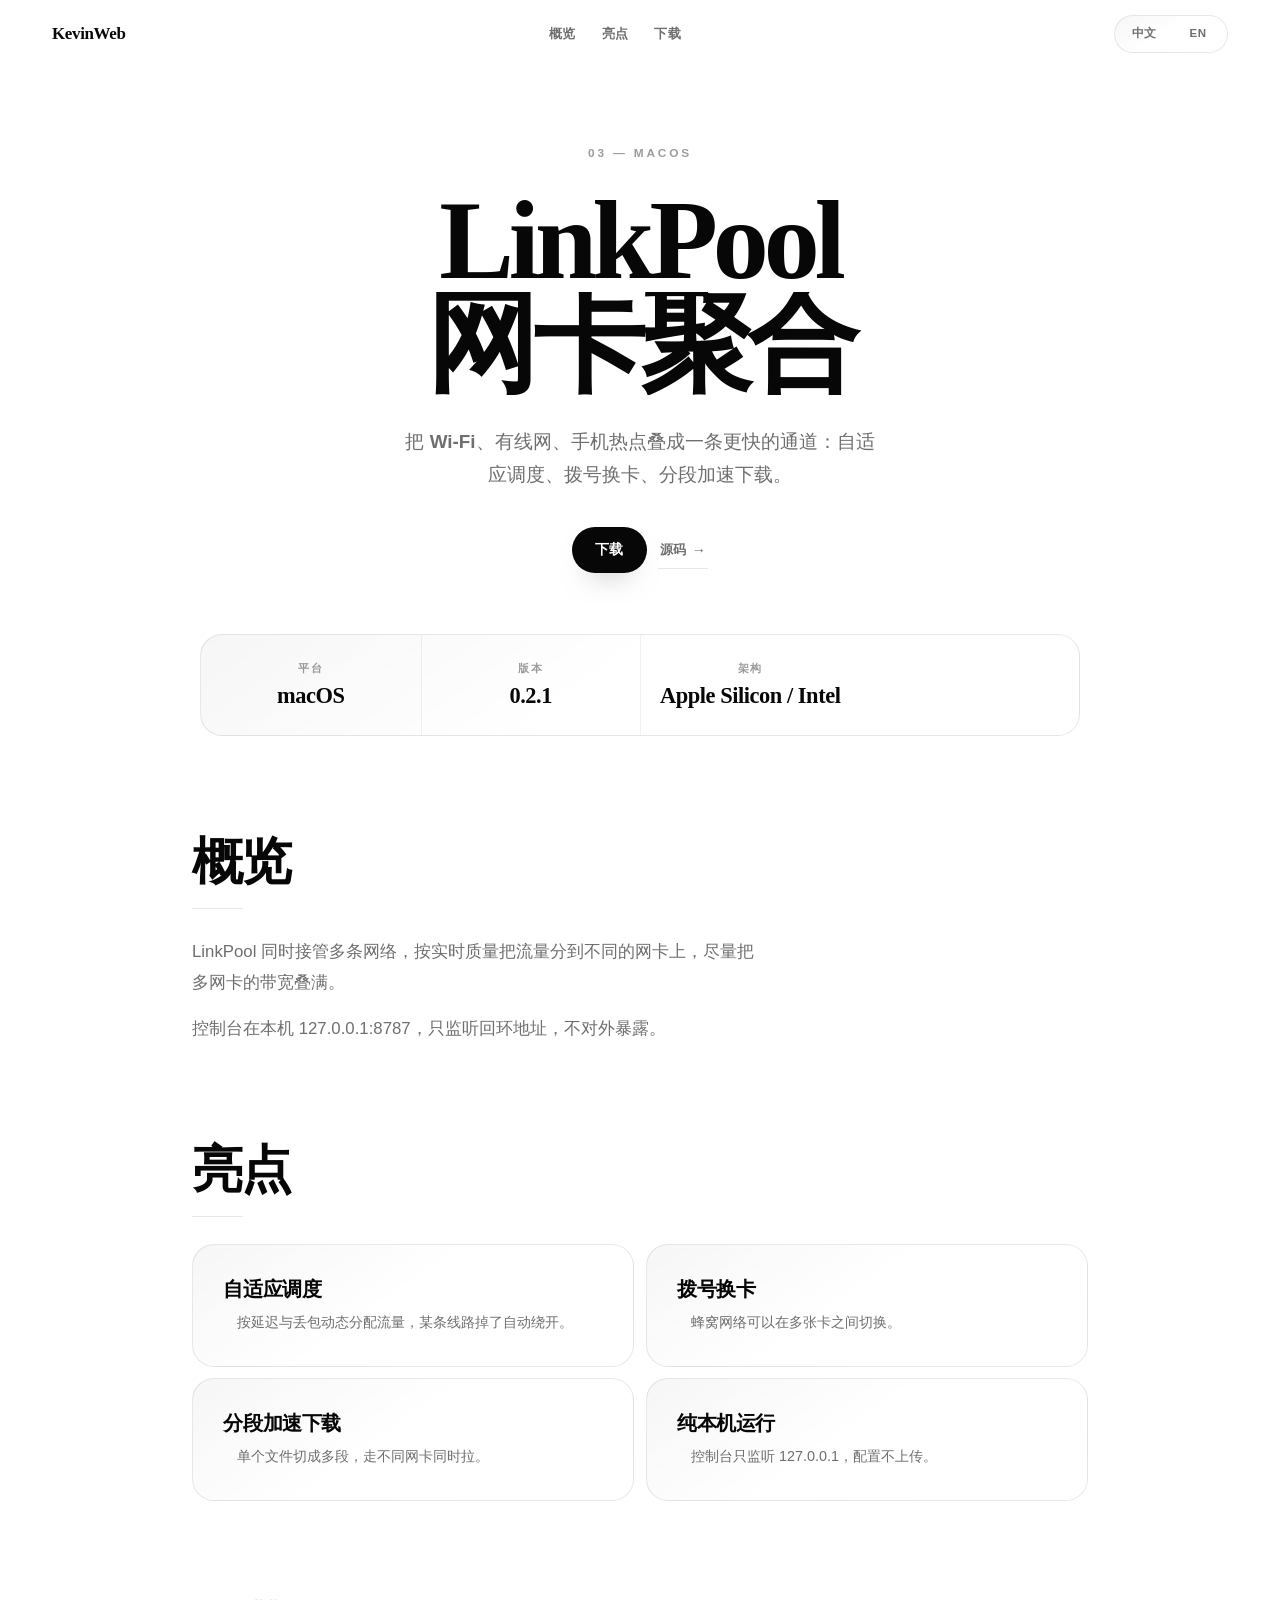
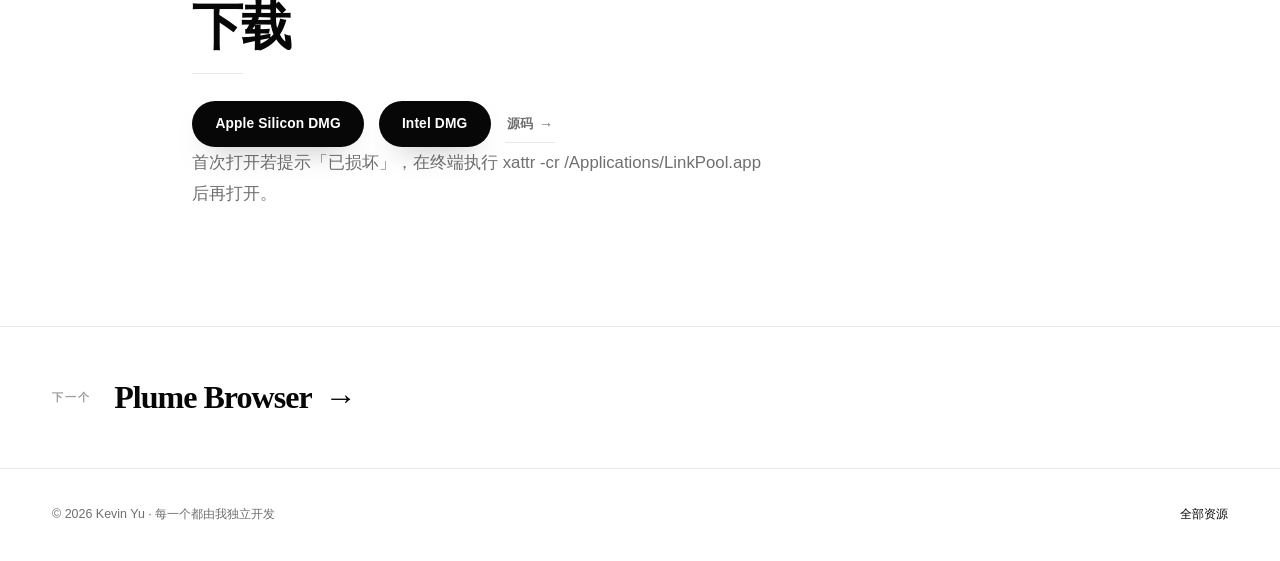
<file: linkpool.html>
<!DOCTYPE html>
<html lang="zh-CN">
<head>
  <meta charset="UTF-8">
  <meta name="viewport" content="width=device-width, initial-scale=1.0">
  <meta name="color-scheme" content="dark">
  <meta name="theme-color" content="#141414">
  <script src="site-transition.js"></script>
  <title>LinkPool · KevinWeb</title>
  <meta name="description" content="LinkPool —— macOS 网卡聚合助手，把 Wi-Fi、有线、手机热点的带宽叠在一起。">
  <link rel="canonical" href="https://kevinyuzekai.github.io/kevinweb/linkpool.html">
  <meta property="og:type" content="article">
  <meta property="og:site_name" content="KevinWeb">
  <meta property="og:title" content="LinkPool · KevinWeb">
  <meta property="og:description" content="macOS 网卡聚合助手，把 Wi-Fi、有线、手机热点的带宽叠在一起。">
  <meta property="og:url" content="https://kevinyuzekai.github.io/kevinweb/linkpool.html">
  <meta name="twitter:card" content="summary">
  <link rel="stylesheet" href="project.css">
</head>
<body>
  <header class="site-header">
    <div class="wrap">
      <a class="pd-brand" href="./index.html">KevinWeb</a>
      <nav class="pd-subnav" aria-label="Sections">
        <a href="#overview">概览</a>
        <a href="#highlights">亮点</a>
        <a href="#download">下载</a>
      </nav>
      <nav class="nav" aria-label="Language"></nav>
    </div>
  </header>

  <main>
    <section class="pd-hero">
      <div class="wrap">
        <p class="pd-kicker">03 — macOS</p>
        <h1 class="pd-title"><span class="ln"><i>LinkPool</i></span><span class="ln"><i>网卡聚合</i></span></h1>
        <p class="pd-lead">把 Wi-Fi、有线网、手机热点叠成一条更快的通道：自适应调度、拨号换卡、分段加速下载。</p>
        <div class="pd-hero-cta">
          <a class="btn" href="#download">下载</a>
          <a class="btn-quiet" href="https://github.com/kevinyuzekai/LinkPool" target="_blank" rel="noopener">源码</a>
        </div>
        <dl class="pd-meta">
          <div><dt>平台</dt><dd>macOS</dd></div>
          <div><dt>版本</dt><dd>0.2.1</dd></div>
          <div><dt>架构</dt><dd>Apple Silicon / Intel</dd></div>
        </dl>
      </div>
    </section>

    <section class="pd-sec" id="overview">
      <div class="wrap pd-grid">
        <h2 class="pd-h">概览</h2>
        <div class="pd-body">
          <p>LinkPool 同时接管多条网络，按实时质量把流量分到不同的网卡上，尽量把多网卡的带宽叠满。</p>
          <p>控制台在本机 127.0.0.1:8787，只监听回环地址，不对外暴露。</p>
        </div>
      </div>
    </section>

    <section class="pd-sec" id="highlights">
      <div class="wrap pd-grid">
        <h2 class="pd-h">亮点</h2>
        <div class="pd-body">
          <ul class="pd-list">
            <li><span><strong>自适应调度</strong>　按延迟与丢包动态分配流量，某条线路掉了自动绕开。</span></li>
            <li><span><strong>拨号换卡</strong>　蜂窝网络可以在多张卡之间切换。</span></li>
            <li><span><strong>分段加速下载</strong>　单个文件切成多段，走不同网卡同时拉。</span></li>
            <li><span><strong>纯本机运行</strong>　控制台只监听 127.0.0.1，配置不上传。</span></li>
          </ul>
        </div>
      </div>
    </section>

    <section class="pd-sec" id="download">
      <div class="wrap pd-grid">
        <h2 class="pd-h">下载</h2>
        <div class="pd-body">
          <div class="pd-actions">
            <a class="btn" href="https://github.com/kevinyuzekai/LinkPool/releases/download/v0.2.1/LinkPool-0.2.1-arm64.dmg" download>Apple Silicon DMG</a>
            <a class="btn" href="https://github.com/kevinyuzekai/LinkPool/releases/download/v0.2.1/LinkPool-0.2.1-amd64.dmg" download>Intel DMG</a>
            <a class="btn-quiet" href="https://github.com/kevinyuzekai/LinkPool" target="_blank" rel="noopener">源码</a>
          </div>
          <p class="pd-note">首次打开若提示「已损坏」，在终端执行 xattr -cr /Applications/LinkPool.app 后再打开。</p>
        </div>
      </div>
    </section>

    <nav class="pd-next" aria-label="Next project">
      <div class="wrap">
        <span class="lab">下一个</span>
        <a href="./plume.html">
          <span class="nm">Plume Browser</span>
          <span class="arw" aria-hidden="true">→</span>
        </a>
      </div>
    </nav>
  </main>

  <footer class="pd-foot">
    <div class="wrap">
      <span>© 2026 Kevin Yu · 每一个都由我独立开发</span>
      <span><a href="./All_resources.html">全部资源</a></span>
    </div>
  </footer>

  <script src="project.js"></script>
  <script src="i18n.js"></script>
</body>
</html>
</file>
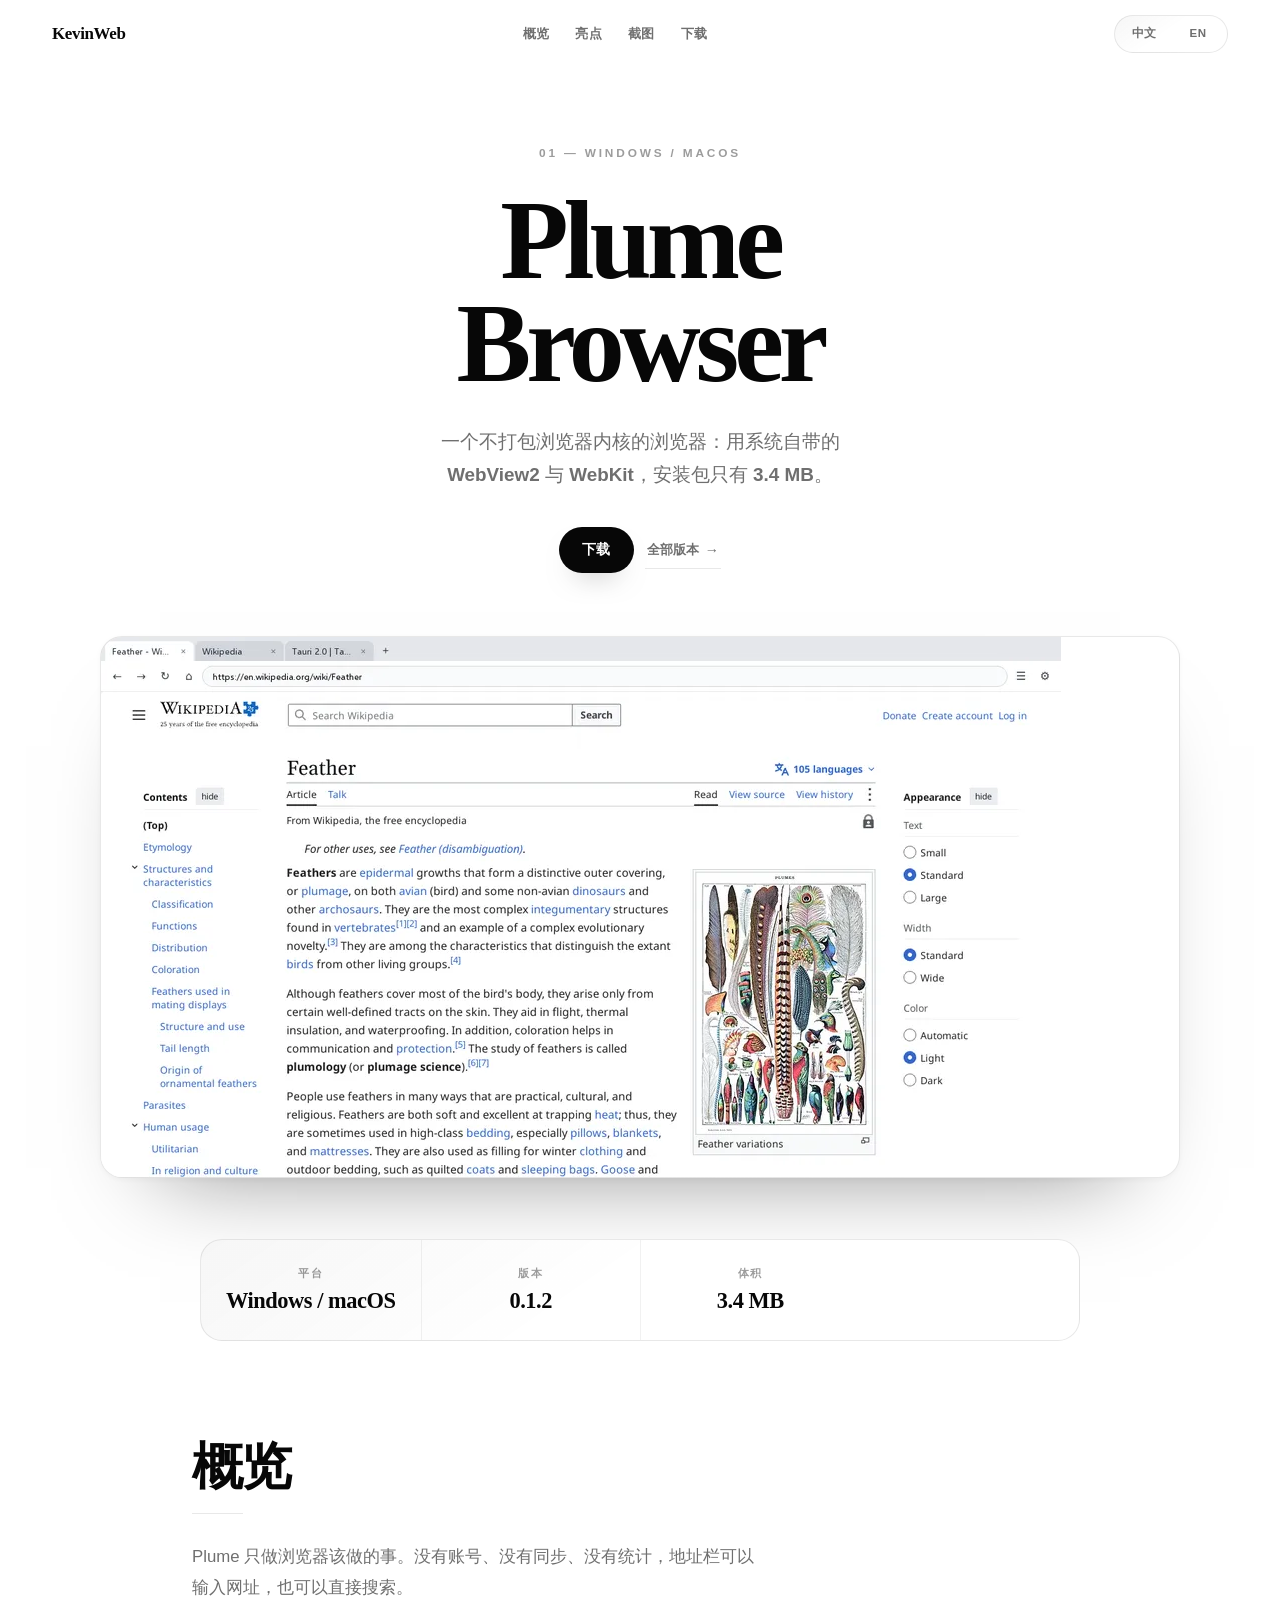
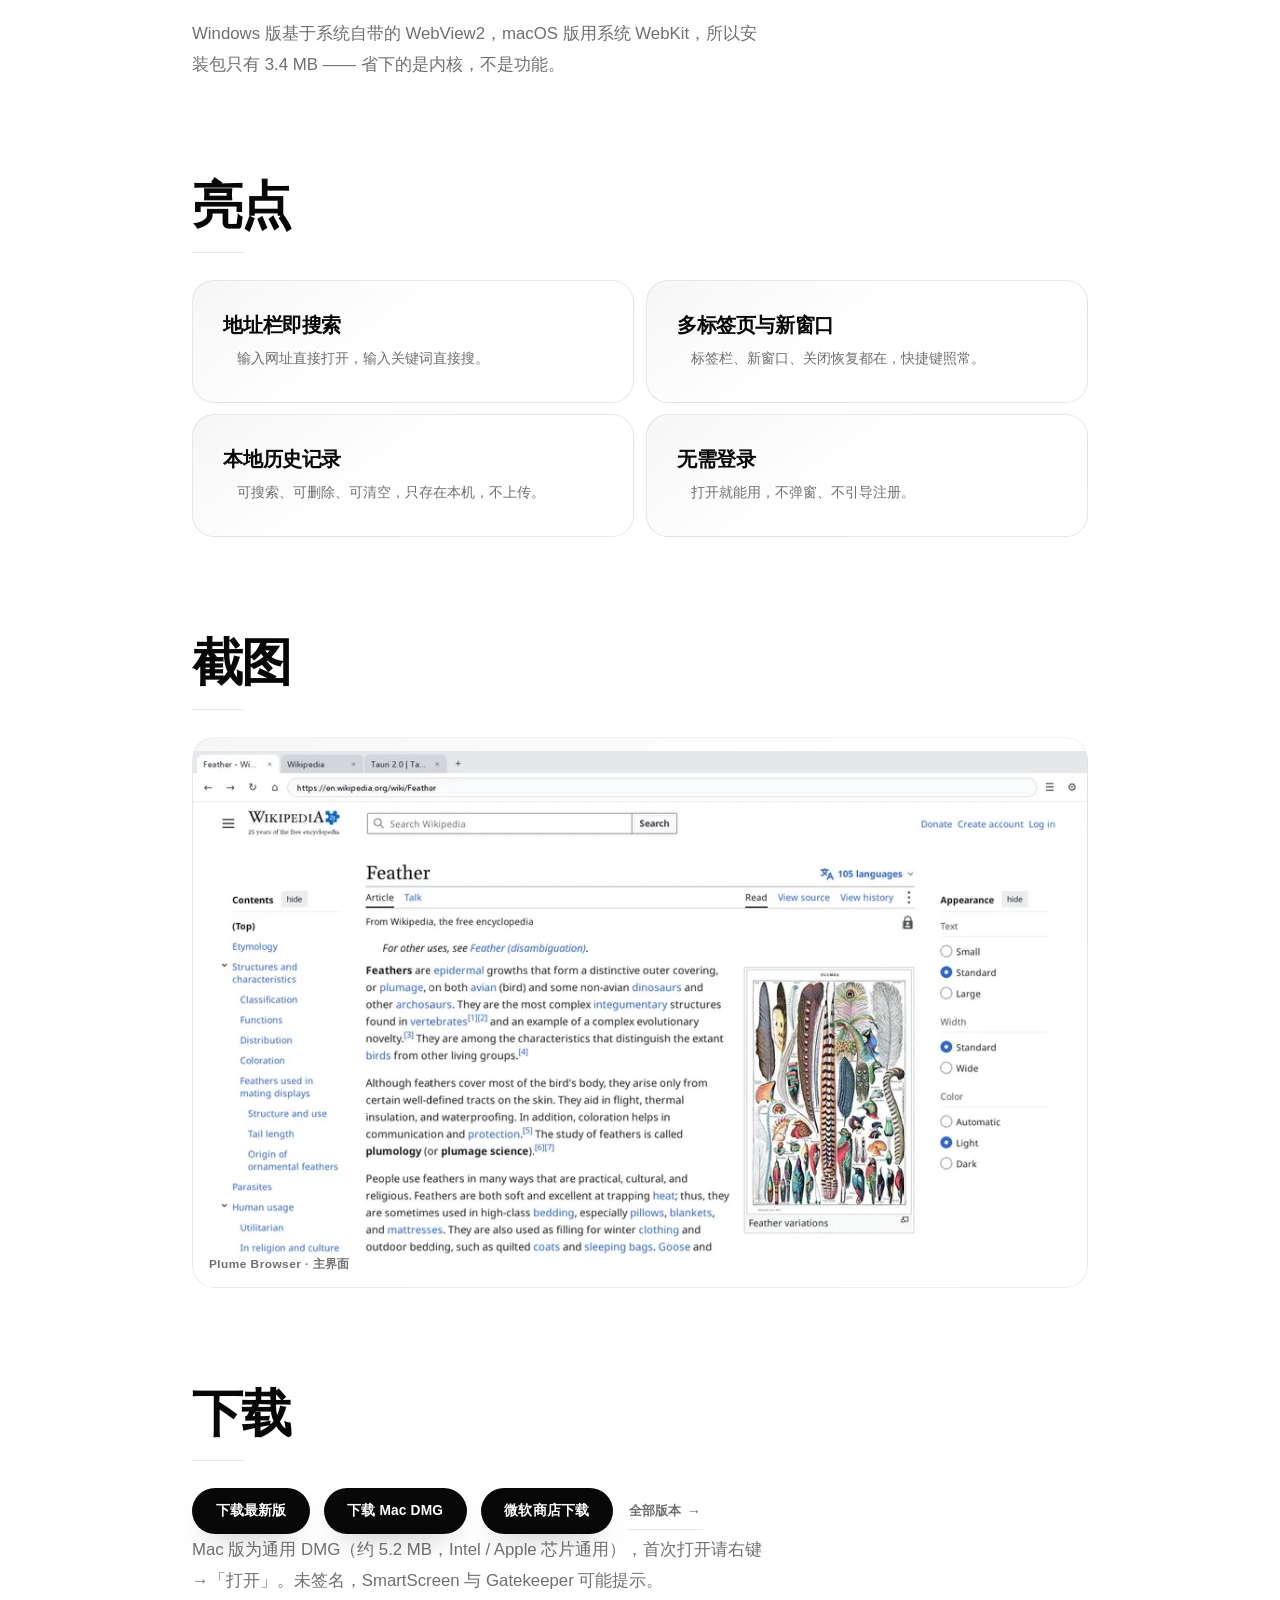
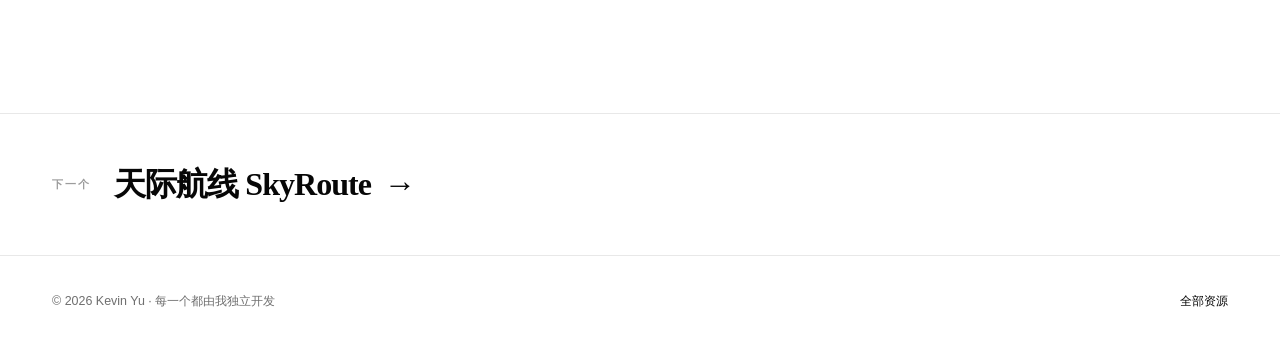
<file: plume.html>
<!DOCTYPE html>
<html lang="zh-CN">
<head>
  <meta charset="UTF-8">
  <meta name="viewport" content="width=device-width, initial-scale=1.0">
  <meta name="color-scheme" content="dark">
  <meta name="theme-color" content="#141414">
  <script src="site-transition.js"></script>
  <title>Plume Browser · KevinWeb</title>
  <meta name="description" content="Plume Browser —— 不打包浏览器内核的超轻量浏览器，安装包 3.4 MB，基于系统自带的 WebView2 / WebKit。无需登录。">
  <link rel="canonical" href="https://kevinyuzekai.github.io/kevinweb/plume.html">
  <meta property="og:type" content="article">
  <meta property="og:site_name" content="KevinWeb">
  <meta property="og:title" content="Plume Browser · KevinWeb">
  <meta property="og:description" content="不打包浏览器内核的超轻量浏览器，安装包 3.4 MB，基于系统自带的 WebView2 / WebKit。无需登录。">
  <meta property="og:url" content="https://kevinyuzekai.github.io/kevinweb/plume.html">
  <meta property="og:image" content="https://kevinyuzekai.github.io/kevinweb/img/plume-shot.webp">
  <meta name="twitter:card" content="summary_large_image">
  <meta name="twitter:image" content="https://kevinyuzekai.github.io/kevinweb/img/plume-shot.webp">
  <link rel="stylesheet" href="project.css">
</head>
<body>
  <header class="site-header">
    <div class="wrap">
      <a class="pd-brand" href="./index.html">KevinWeb</a>
      <nav class="pd-subnav" aria-label="Sections">
        <a href="#overview">概览</a>
        <a href="#highlights">亮点</a>
        <a href="#shots">截图</a>
        <a href="#download">下载</a>
      </nav>
      <nav class="nav" aria-label="Language"></nav>
    </div>
  </header>

  <main>
    <section class="pd-hero">
      <div class="wrap">
        <p class="pd-kicker">01 — Windows / macOS</p>
        <h1 class="pd-title"><span class="ln"><i>Plume</i></span><span class="ln"><i>Browser</i></span></h1>
        <p class="pd-lead">一个不打包浏览器内核的浏览器：用系统自带的 WebView2 与 WebKit，安装包只有 3.4 MB。</p>
        <div class="pd-hero-cta">
          <a class="btn" href="#download">下载</a>
          <a class="btn-quiet" href="./All_resources.html">全部版本</a>
        </div>
        <figure class="pd-hero-fig">
          <img src="img/plume-shot.webp" width="960" height="540" alt="Plume Browser 主界面" decoding="async">
        </figure>
        <dl class="pd-meta">
          <div><dt>平台</dt><dd>Windows / macOS</dd></div>
          <div><dt>版本</dt><dd>0.1.2</dd></div>
          <div><dt>体积</dt><dd>3.4 MB</dd></div>
        </dl>
      </div>
    </section>

    <section class="pd-sec" id="overview">
      <div class="wrap pd-grid">
        <h2 class="pd-h">概览</h2>
        <div class="pd-body">
          <p>Plume 只做浏览器该做的事。没有账号、没有同步、没有统计，地址栏可以输入网址，也可以直接搜索。</p>
          <p>Windows 版基于系统自带的 WebView2，macOS 版用系统 WebKit，所以安装包只有 3.4 MB —— 省下的是内核，不是功能。</p>
        </div>
      </div>
    </section>

    <section class="pd-sec" id="highlights">
      <div class="wrap pd-grid">
        <h2 class="pd-h">亮点</h2>
        <div class="pd-body">
          <ul class="pd-list">
            <li><span><strong>地址栏即搜索</strong>　输入网址直接打开，输入关键词直接搜。</span></li>
            <li><span><strong>多标签页与新窗口</strong>　标签栏、新窗口、关闭恢复都在，快捷键照常。</span></li>
            <li><span><strong>本地历史记录</strong>　可搜索、可删除、可清空，只存在本机，不上传。</span></li>
            <li><span><strong>无需登录</strong>　打开就能用，不弹窗、不引导注册。</span></li>
          </ul>
        </div>
      </div>
    </section>

    <section class="pd-sec" id="shots">
      <div class="wrap pd-grid">
        <h2 class="pd-h">截图</h2>
        <div class="pd-body">
          <div class="pd-gallery">
            <figure class="pd-fig">
              <span class="shot"><img src="img/plume-shot.webp" width="960" height="540" alt="Plume Browser 主界面截图" loading="lazy" decoding="async"></span>
              <figcaption>Plume Browser · 主界面</figcaption>
            </figure>
          </div>
        </div>
      </div>
    </section>

    <section class="pd-sec" id="download">
      <div class="wrap pd-grid">
        <h2 class="pd-h">下载</h2>
        <div class="pd-body">
          <div class="pd-actions">
            <a class="btn" href="https://github.com/kevinyuzekai/Plume/releases/download/v0.1.2/Plume.Browser_0.1.2_x64-setup.exe" download>下载最新版</a>
            <a class="btn" href="https://github.com/kevinyuzekai/Plume/releases/download/v0.1.2/Plume.Browser_0.1.2_universal.dmg" download>下载 Mac DMG</a>
            <a class="btn" href="https://apps.microsoft.com/detail/9NHJ2KGT51X3" target="_blank" rel="noopener">微软商店下载</a>
            <a class="btn-quiet" href="./All_resources.html">全部版本</a>
          </div>
          <p class="pd-note">Mac 版为通用 DMG（约 5.2 MB，Intel / Apple 芯片通用），首次打开请右键 →「打开」。未签名，SmartScreen 与 Gatekeeper 可能提示。</p>
        </div>
      </div>
    </section>

    <nav class="pd-next" aria-label="Next project">
      <div class="wrap">
        <span class="lab">下一个</span>
        <a href="./skyroute.html">
          <span class="nm">天际航线 SkyRoute</span>
          <span class="arw" aria-hidden="true">→</span>
        </a>
      </div>
    </nav>
  </main>

  <footer class="pd-foot">
    <div class="wrap">
      <span>© 2026 Kevin Yu · 每一个都由我独立开发</span>
      <span><a href="./All_resources.html">全部资源</a></span>
    </div>
  </footer>

  <script src="project.js"></script>
  <script src="i18n.js"></script>
</body>
</html>
</file>
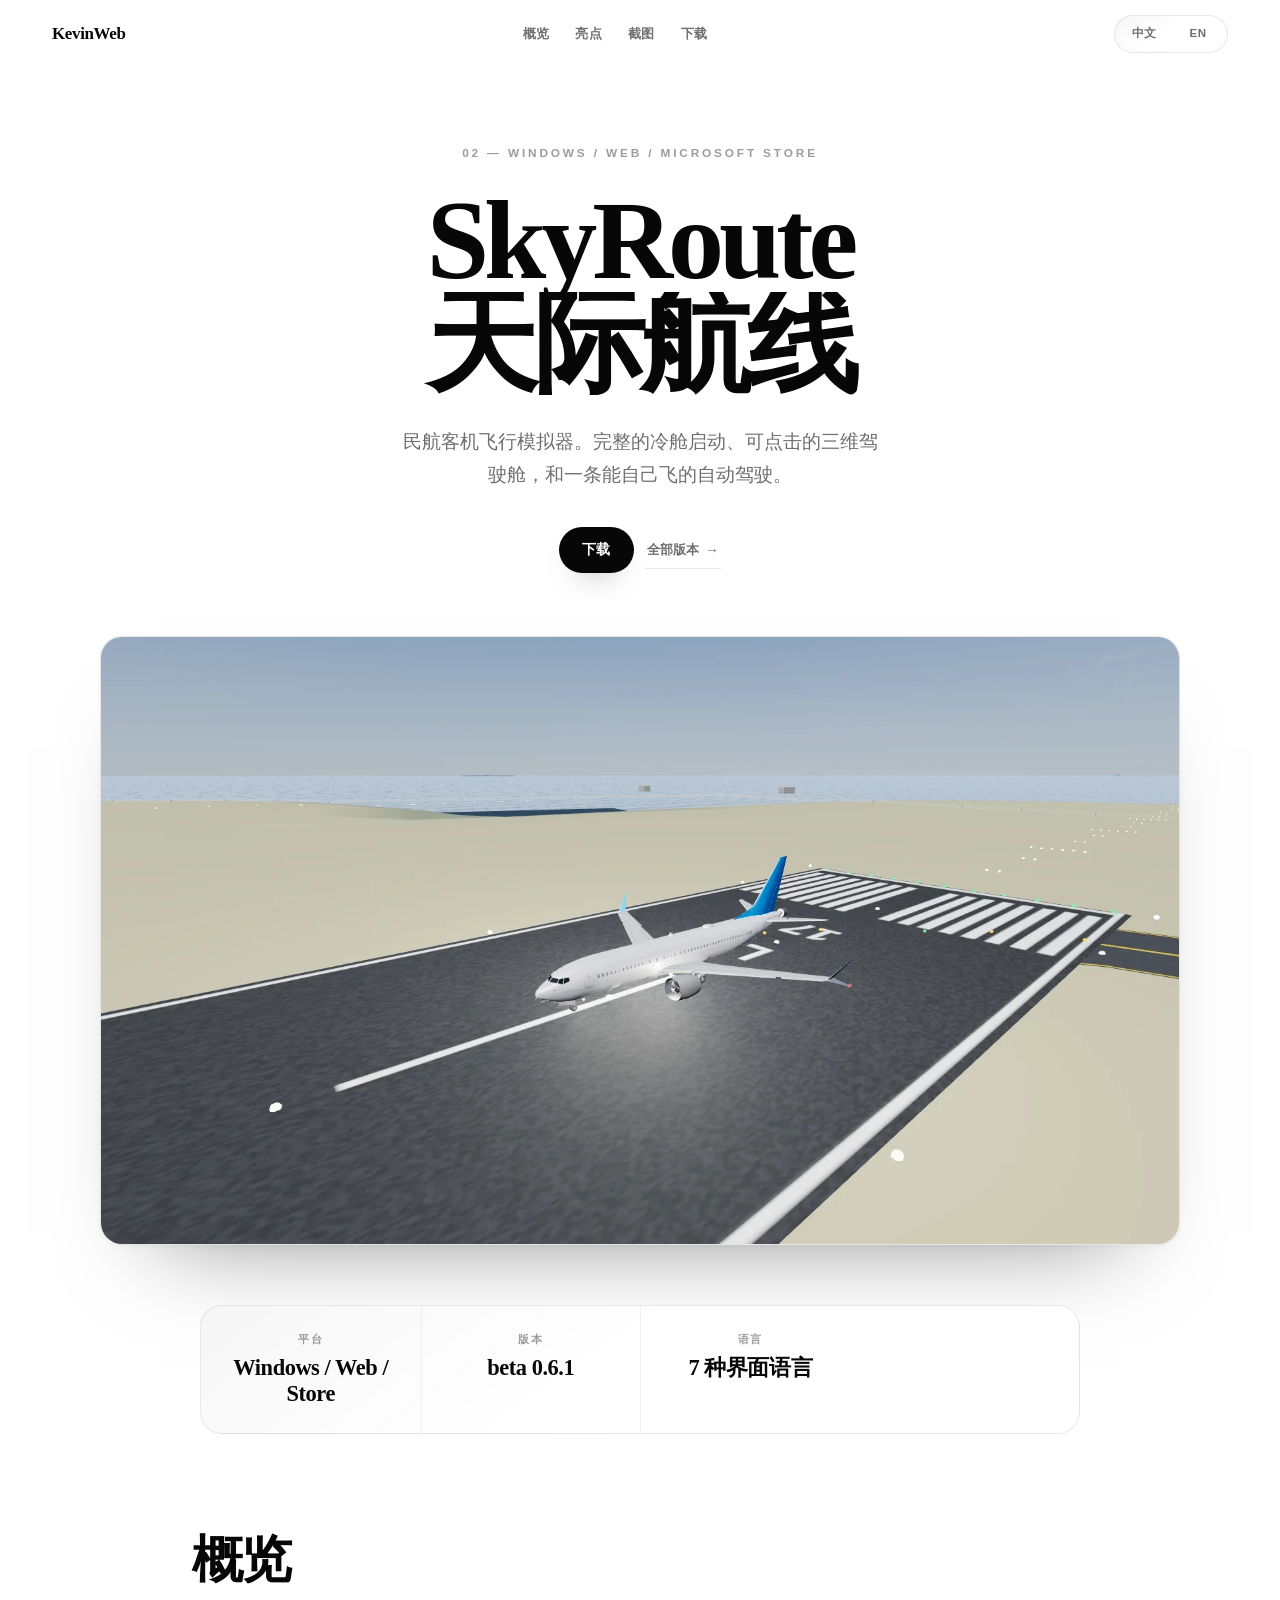
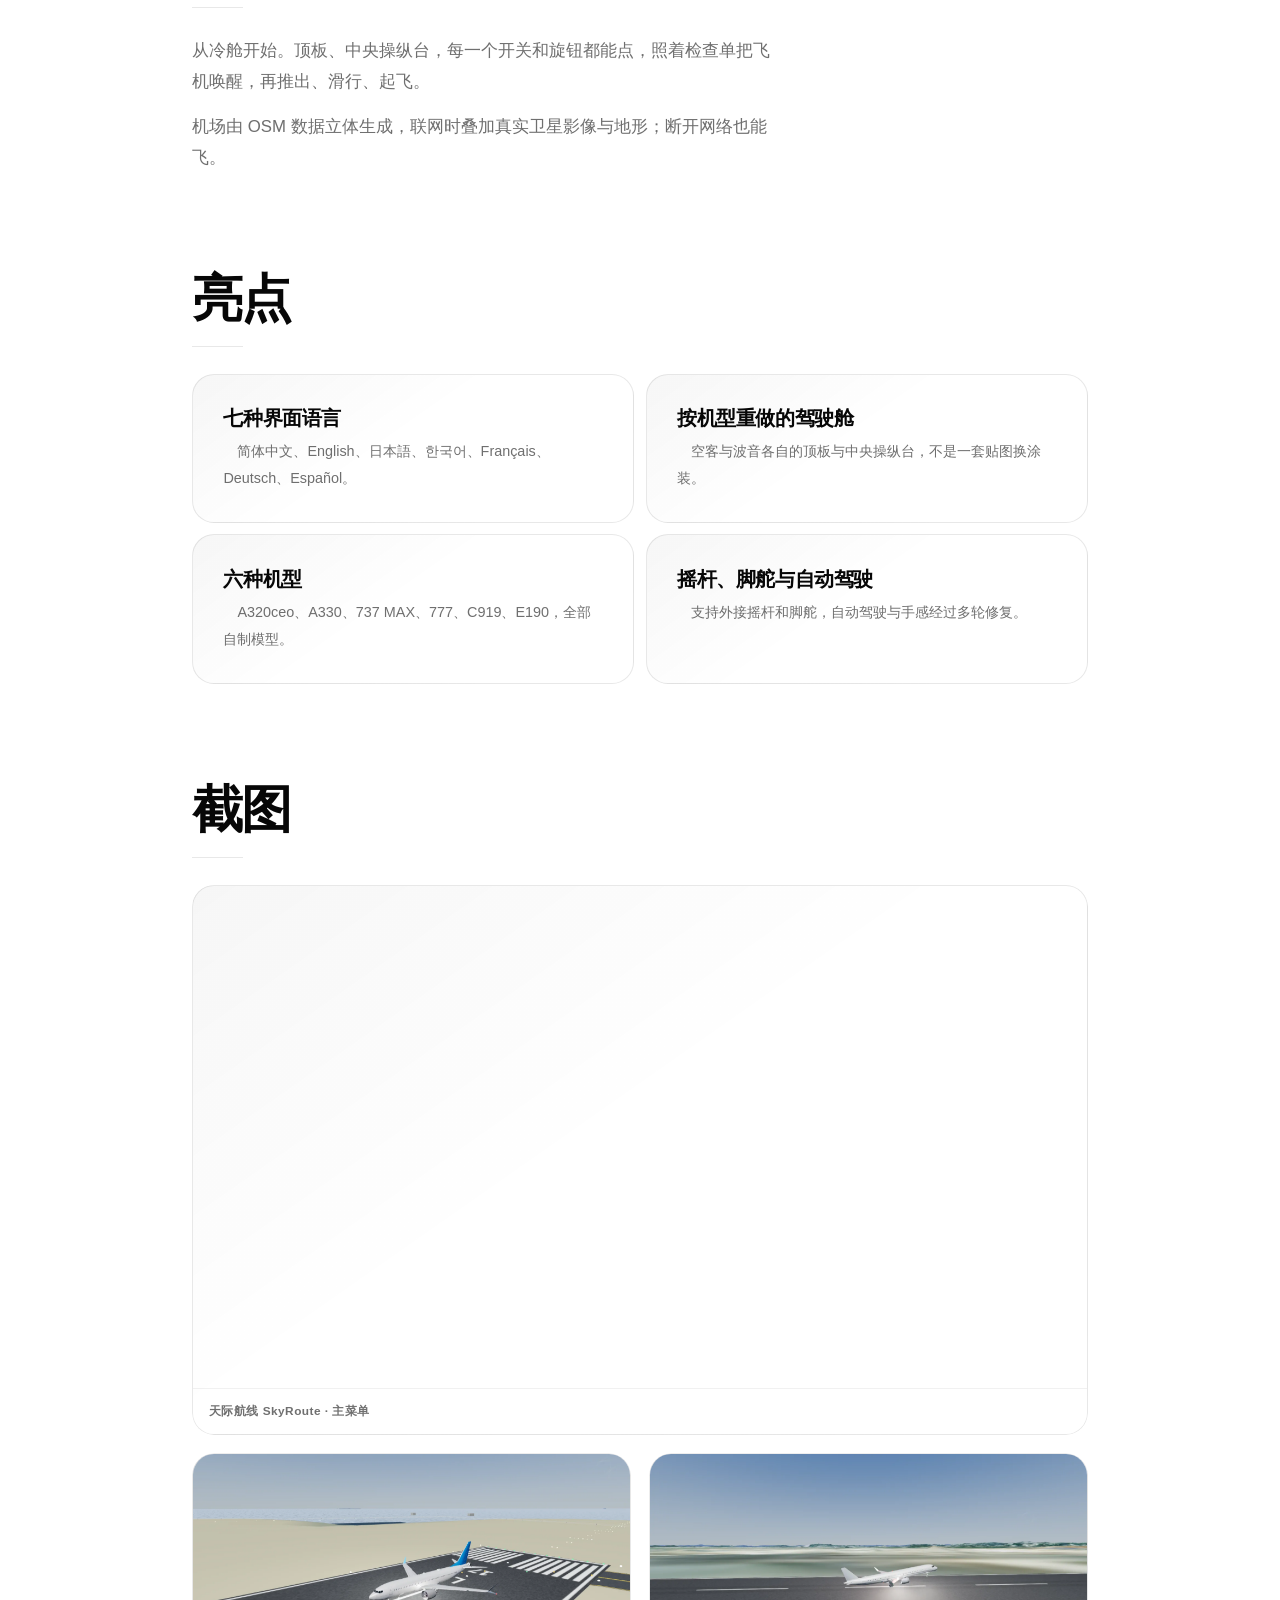
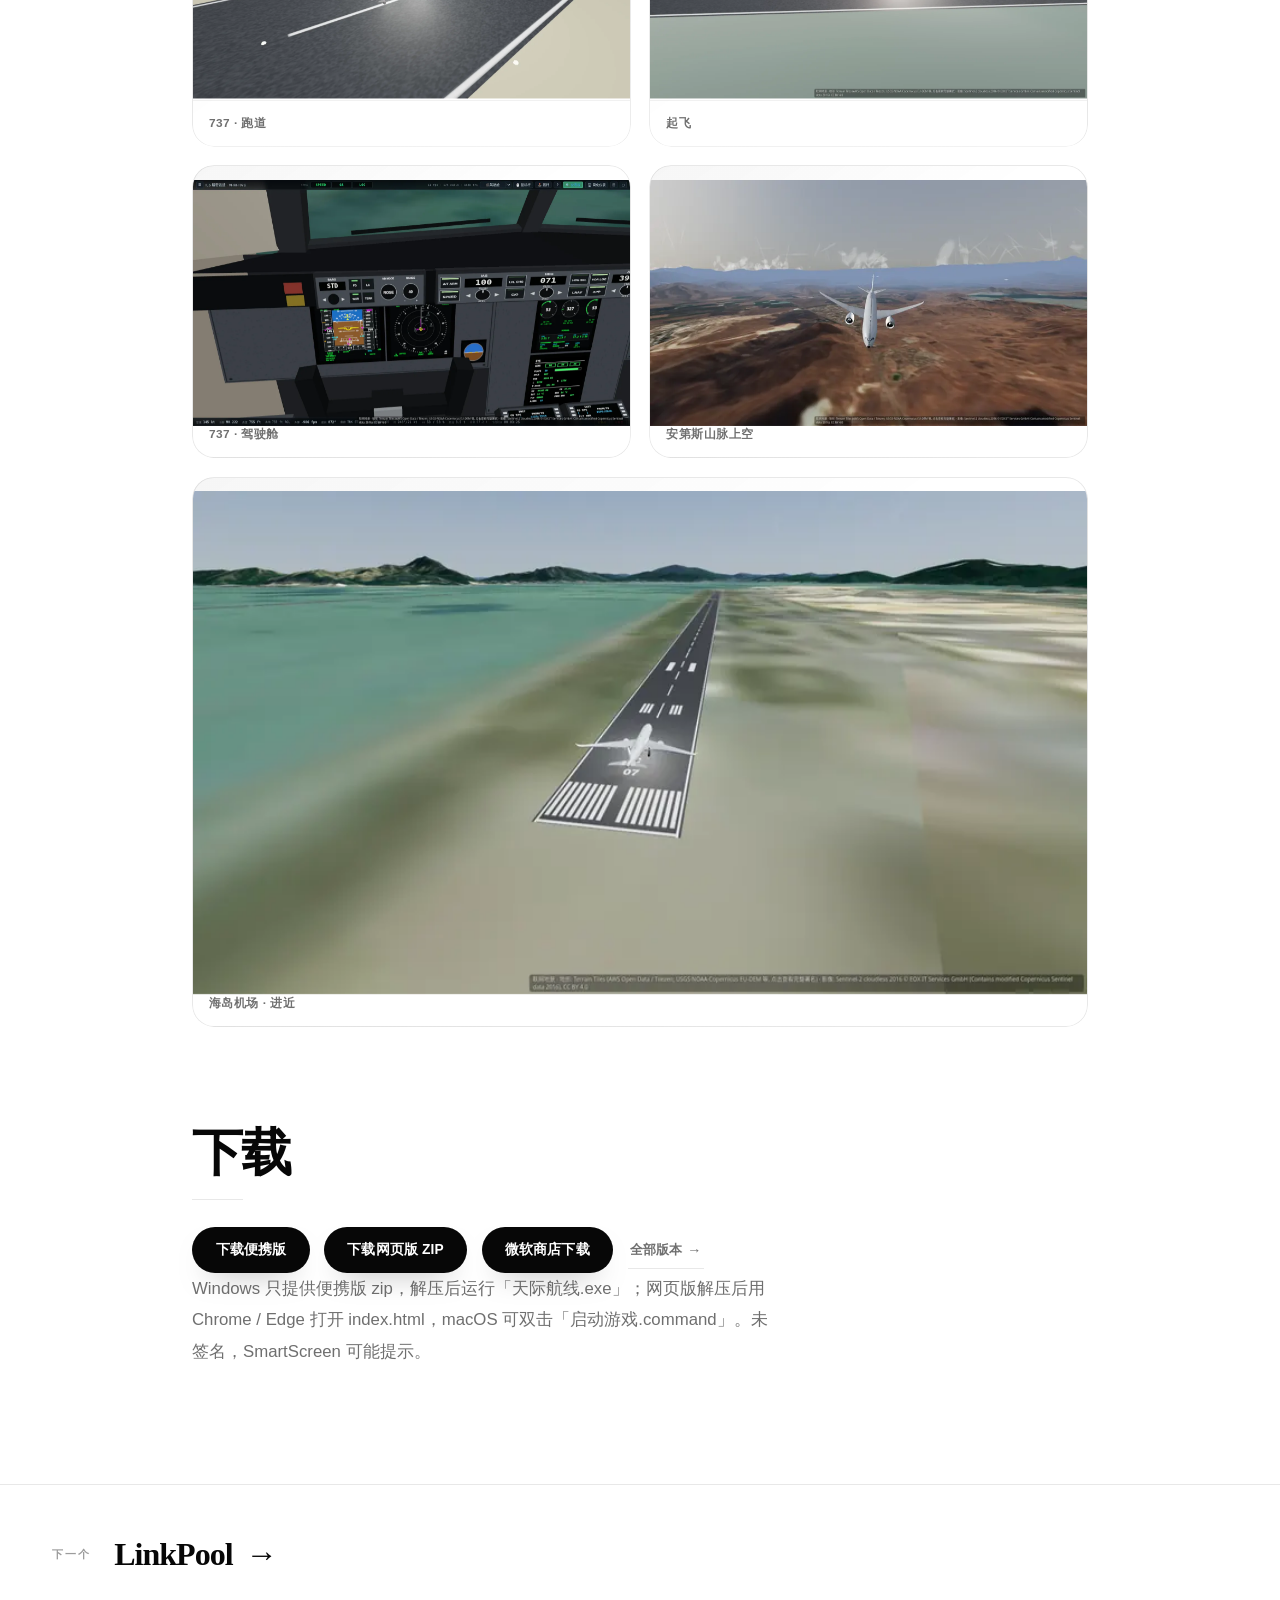
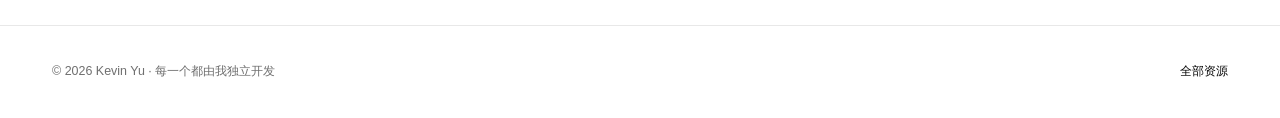
<file: skyroute.html>
<!DOCTYPE html>
<html lang="zh-CN">
<head>
  <meta charset="UTF-8">
  <meta name="viewport" content="width=device-width, initial-scale=1.0">
  <meta name="color-scheme" content="dark">
  <meta name="theme-color" content="#141414">
  <script src="site-transition.js"></script>
  <title>天际航线 SkyRoute · KevinWeb</title>
  <meta name="description" content="天际航线 SkyRoute —— 民航客机飞行模拟器，beta 0.6.1。完整冷舱启动、可点击的三维驾驶舱、七种界面语言。">
  <link rel="canonical" href="https://kevinyuzekai.github.io/kevinweb/skyroute.html">
  <meta property="og:type" content="article">
  <meta property="og:site_name" content="KevinWeb">
  <meta property="og:title" content="天际航线 SkyRoute · KevinWeb">
  <meta property="og:description" content="民航客机飞行模拟器。完整冷舱启动、可点击的三维驾驶舱、七种界面语言。">
  <meta property="og:url" content="https://kevinyuzekai.github.io/kevinweb/skyroute.html">
  <meta property="og:image" content="https://kevinyuzekai.github.io/kevinweb/img/skyroute-shot.webp">
  <meta name="twitter:card" content="summary_large_image">
  <meta name="twitter:image" content="https://kevinyuzekai.github.io/kevinweb/img/skyroute-shot.webp">
  <link rel="stylesheet" href="project.css">
</head>
<body>
  <header class="site-header">
    <div class="wrap">
      <a class="pd-brand" href="./index.html">KevinWeb</a>
      <nav class="pd-subnav" aria-label="Sections">
        <a href="#overview">概览</a>
        <a href="#highlights">亮点</a>
        <a href="#shots">截图</a>
        <a href="#download">下载</a>
      </nav>
      <nav class="nav" aria-label="Language"></nav>
    </div>
  </header>

  <main>
    <section class="pd-hero">
      <div class="wrap">
        <p class="pd-kicker">02 — Windows / Web / Microsoft Store</p>
        <h1 class="pd-title"><span class="ln"><i>SkyRoute</i></span><span class="ln"><i>天际航线</i></span></h1>
        <p class="pd-lead">民航客机飞行模拟器。完整的冷舱启动、可点击的三维驾驶舱，和一条能自己飞的自动驾驶。</p>
        <div class="pd-hero-cta">
          <a class="btn" href="#download">下载</a>
          <a class="btn-quiet" href="./All_resources.html">全部版本</a>
        </div>
        <figure class="pd-hero-fig">
          <img src="img/skyroute-runway.webp" width="1600" height="900" alt="737 停在跑道上" decoding="async">
        </figure>
        <dl class="pd-meta">
          <div><dt>平台</dt><dd>Windows / Web / Store</dd></div>
          <div><dt>版本</dt><dd>beta 0.6.1</dd></div>
          <div><dt>语言</dt><dd>7 种界面语言</dd></div>
        </dl>
      </div>
    </section>

    <section class="pd-sec" id="overview">
      <div class="wrap pd-grid">
        <h2 class="pd-h">概览</h2>
        <div class="pd-body">
          <p>从冷舱开始。顶板、中央操纵台，每一个开关和旋钮都能点，照着检查单把飞机唤醒，再推出、滑行、起飞。</p>
          <p>机场由 OSM 数据立体生成，联网时叠加真实卫星影像与地形；断开网络也能飞。</p>
        </div>
      </div>
    </section>

    <section class="pd-sec" id="highlights">
      <div class="wrap pd-grid">
        <h2 class="pd-h">亮点</h2>
        <div class="pd-body">
          <ul class="pd-list">
            <li><span><strong>七种界面语言</strong>　简体中文、English、日本語、한국어、Français、Deutsch、Español。</span></li>
            <li><span><strong>按机型重做的驾驶舱</strong>　空客与波音各自的顶板与中央操纵台，不是一套贴图换涂装。</span></li>
            <li><span><strong>六种机型</strong>　A320ceo、A330、737 MAX、777、C919、E190，全部自制模型。</span></li>
            <li><span><strong>摇杆、脚舵与自动驾驶</strong>　支持外接摇杆和脚舵，自动驾驶与手感经过多轮修复。</span></li>
          </ul>
        </div>
      </div>
    </section>

    <section class="pd-sec" id="shots">
      <div class="wrap pd-grid">
        <h2 class="pd-h">截图</h2>
        <div class="pd-body">
          <div class="pd-gallery split">
            <figure class="pd-fig wide">
              <span class="shot"><img src="img/skyroute-shot.webp" width="960" height="540" alt="天际航线 SkyRoute 主菜单截图" loading="lazy" decoding="async"></span>
              <figcaption>天际航线 SkyRoute · 主菜单</figcaption>
            </figure>
            <figure class="pd-fig">
              <span class="shot"><img src="img/skyroute-runway.webp" width="1600" height="900" alt="737 停在跑道上" loading="lazy" decoding="async"></span>
              <figcaption>737 · 跑道</figcaption>
            </figure>
            <figure class="pd-fig">
              <span class="shot"><img src="img/skyroute-takeoff.webp" width="1600" height="900" alt="客机起飞滑跑" loading="lazy" decoding="async"></span>
              <figcaption>起飞</figcaption>
            </figure>
            <figure class="pd-fig">
              <span class="shot"><img src="img/skyroute-cockpit.webp" width="1600" height="900" alt="737 驾驶舱与仪表" loading="lazy" decoding="async"></span>
              <figcaption>737 · 驾驶舱</figcaption>
            </figure>
            <figure class="pd-fig">
              <span class="shot"><img src="img/skyroute-andes.webp" width="800" height="450" alt="客机飞越安第斯山脉上空" loading="lazy" decoding="async"></span>
              <figcaption>安第斯山脉上空</figcaption>
            </figure>
            <figure class="pd-fig wide">
              <span class="shot"><img src="img/skyroute-terrain.webp" width="800" height="450" alt="海岛机场跑道进近" loading="lazy" decoding="async"></span>
              <figcaption>海岛机场 · 进近</figcaption>
            </figure>
          </div>
        </div>
      </div>
    </section>

    <section class="pd-sec" id="download">
      <div class="wrap pd-grid">
        <h2 class="pd-h">下载</h2>
        <div class="pd-body">
          <div class="pd-actions">
            <a class="btn" href="https://github.com/kevinyuzekai/Flight-Simulator/releases/download/beta_v0.6.1/SkyRoute-Windows-portable-beta_v0.6.1-x64.zip" download>下载便携版</a>
            <a class="btn" href="https://github.com/kevinyuzekai/Flight-Simulator/releases/download/beta_v0.6.1/SkyRoute-beta_v0.6.1.zip" download>下载网页版 ZIP</a>
            <a class="btn" href="https://apps.microsoft.com/detail/9p25xzzm8jxt" target="_blank" rel="noopener">微软商店下载</a>
            <a class="btn-quiet" href="./All_resources.html">全部版本</a>
          </div>
          <p class="pd-note">Windows 只提供便携版 zip，解压后运行「天际航线.exe」；网页版解压后用 Chrome / Edge 打开 index.html，macOS 可双击「启动游戏.command」。未签名，SmartScreen 可能提示。</p>
        </div>
      </div>
    </section>

    <nav class="pd-next" aria-label="Next project">
      <div class="wrap">
        <span class="lab">下一个</span>
        <a href="./linkpool.html">
          <span class="nm">LinkPool</span>
          <span class="arw" aria-hidden="true">→</span>
        </a>
      </div>
    </nav>
  </main>

  <footer class="pd-foot">
    <div class="wrap">
      <span>© 2026 Kevin Yu · 每一个都由我独立开发</span>
      <span><a href="./All_resources.html">全部资源</a></span>
    </div>
  </footer>

  <script src="project.js"></script>
  <script src="i18n.js"></script>
</body>
</html>
</file>
<file: site.css>
/* KevinWeb — pidanai-style editorial layout: floating glass header, full-height
   hero, then product sections in a two-column layout. Plain CSS, no libraries. */

:root {
  --bg: #ffffff;
  --fg: #070707;
  --muted: rgba(7, 7, 7, 0.58);
  --faint: rgba(7, 7, 7, 0.4);
  --line: rgba(7, 7, 7, 0.12);
  --dot: rgba(7, 7, 7, 0.13);
  --card: linear-gradient(145deg, rgba(7, 7, 7, 0.045), rgba(7, 7, 7, 0) 46%), #fbfbfb;
  --pad: clamp(20px, 5vw, 72px);
  --font-main: "Inter", -apple-system, BlinkMacSystemFont, "Segoe UI", "PingFang SC",
    "Noto Sans SC", "Microsoft YaHei", sans-serif;
  --font-display: "Songti SC", "Noto Serif SC", "Source Han Serif SC", STSong, Didot,
    "Bodoni 72", "Times New Roman", serif;
}

* {
  box-sizing: border-box;
}

html {
  background: var(--bg);
  -webkit-text-size-adjust: 100%;
}

body {
  margin: 0;
  min-height: 100vh;
  overflow-x: hidden;
  background: transparent;
  color: var(--fg);
  font-family: var(--font-main);
  transition: color 0.5s ease;
}

/* the faint dot field behind the whole page, like pidanai's stage */
body::before {
  content: "";
  position: fixed;
  inset: 0;
  z-index: -1;
  pointer-events: none;
  background-image: radial-gradient(circle at center, var(--dot) 0 1.05px, transparent 1.18px);
  background-size: 38px 38px;
  -webkit-mask-image: radial-gradient(circle at center, #000 0 23%, rgba(0, 0, 0, 0.76) 47%, transparent 82%);
  mask-image: radial-gradient(circle at center, #000 0 23%, rgba(0, 0, 0, 0.76) 47%, transparent 82%);
  transform: translate3d(var(--grid-x, 0px), var(--grid-y, 0px), 0);
  will-change: transform;
}

body::after {
  content: "";
  position: fixed;
  inset: -18vh -14vw;
  z-index: -2;
  pointer-events: none;
  opacity: 0.5;
  background:
    radial-gradient(circle, rgba(120, 190, 255, 0.18) 0 22%, transparent 54%),
    radial-gradient(circle, rgba(255, 190, 210, 0.16) 0 20%, transparent 52%),
    radial-gradient(circle, rgba(190, 170, 255, 0.16) 0 22%, transparent 56%),
    radial-gradient(circle, rgba(170, 240, 215, 0.15) 0 18%, transparent 50%);
  background-size: 42vmax 42vmax, 38vmax 38vmax, 46vmax 46vmax, 34vmax 34vmax;
  background-position: 8% 14%, 84% 8%, 78% 78%, 18% 82%;
  background-repeat: no-repeat;
  filter: blur(88px) saturate(1.1);
}

a,
button {
  cursor: pointer;
}

::selection {
  background: rgba(59, 130, 246, 0.16);
}

/* ---------- header ---------- */

.site-header {
  position: fixed;
  top: 18px;
  left: 50%;
  transform: translateX(-50%);
  z-index: 80;
  width: min(calc(100% - 32px), 1180px);
  height: 78px;
  display: grid;
  grid-template-columns: 1fr auto 1fr;
  align-items: center;
  gap: 24px;
  padding: 0 clamp(20px, 4vw, 58px);
  border-radius: 9999px;
  background: rgba(255, 255, 255, 0.6);
  -webkit-backdrop-filter: saturate(1.2) blur(20px);
  backdrop-filter: saturate(1.2) blur(20px);
  box-shadow:
    inset 0 0 0 1px rgba(7, 7, 7, 0.07),
    inset 0 1px 0 rgba(255, 255, 255, 0.8),
    0 12px 34px rgba(7, 7, 7, 0);
  transition: box-shadow 0.4s ease, background-color 0.4s ease;
}

.site-header.on {
  background: rgba(255, 255, 255, 0.74);
  box-shadow:
    inset 0 0 0 1px rgba(7, 7, 7, 0.08),
    inset 0 1px 0 rgba(255, 255, 255, 0.85),
    0 18px 44px rgba(7, 7, 7, 0.08);
}

.logo {
  justify-self: start;
  color: var(--fg);
  font-size: 22px;
  font-weight: 900;
  letter-spacing: 0.18em;
  text-decoration: none;
}

.nav-pills {
  display: flex;
  align-items: center;
  justify-content: center;
  gap: 16px;
}

.nav-pill {
  padding: 12px 19px;
  border-radius: 13px;
  color: var(--fg);
  font-size: 14px;
  font-weight: 800;
  letter-spacing: 0.04em;
  text-decoration: none;
  text-align: center;
  background: transparent;
  box-shadow: inset 0 0 0 1px rgba(7, 7, 7, 0.05);
  transition: background-color 0.18s ease, transform 0.18s ease, box-shadow 0.18s ease;
}

.nav-pill:hover {
  transform: translateY(-1px);
  background-color: rgba(7, 7, 7, 0.035);
  box-shadow: inset 0 0 0 1px rgba(7, 7, 7, 0.09), 0 8px 20px rgba(7, 7, 7, 0.05);
}

.header-actions {
  justify-self: end;
  display: flex;
  align-items: center;
  gap: 12px;
}

/* ---------- hero ---------- */

.hero {
  position: relative;
  display: grid;
  place-items: center;
  min-height: 100vh;
  padding: 96px 24px 72px;
  transition: opacity 0.42s ease, filter 0.42s ease;
}

.hero::before,
.hero::after {
  content: "";
  position: absolute;
  width: 34vw;
  max-width: 520px;
  aspect-ratio: 1;
  border-radius: 50%;
  background: rgba(7, 7, 7, 0.035);
  filter: blur(60px);
  pointer-events: none;
}

.hero::before {
  top: 22%;
  left: 7%;
}

.hero::after {
  right: 10%;
  bottom: 14%;
}

.hero-stage {
  position: relative;
  width: 100%;
  min-height: calc(100vh - 168px);
  display: grid;
  place-items: center;
}

.hero-copy {
  width: min(100%, 1280px);
  position: relative;
  text-align: center;
  opacity: 0;
  filter: blur(14px);
  transform: perspective(900px) rotateX(var(--tilt-x, 0deg)) rotateY(var(--tilt-y, 0deg))
    translate3d(var(--move-x, 0px), var(--move-y, 0px), 0);
  transform-style: preserve-3d;
  transition: transform 130ms ease-out, opacity 0.9s ease, filter 0.9s ease;
  will-change: transform;
}

html.ready .hero-copy {
  opacity: 1;
  filter: none;
}

@media (scripting: none) {
  .hero-copy {
    opacity: 1;
    filter: none;
  }
}

.hero-copy h1 {
  margin: 0;
  font-size: clamp(46px, 9.4vw, 148px);
  line-height: 0.86;
  letter-spacing: -0.09em;
  white-space: nowrap;
}

.title-strong {
  font-family: var(--font-display);
  font-weight: 700;
}

.title-light {
  font-family: var(--font-main);
  font-style: italic;
  font-weight: 500;
  letter-spacing: -0.08em;
}

.eyebrow,
.subtitle,
.scroll-hint {
  color: var(--muted);
  font-size: clamp(14px, 1.6vw, 19px);
  font-weight: 600;
  letter-spacing: -0.02em;
}

.eyebrow {
  margin: 0 0 22px;
  font-size: 0.78em;
  font-weight: 800;
  letter-spacing: 0.32em;
  text-transform: uppercase;
}

.subtitle {
  width: min(100%, 680px);
  margin: 24px auto 0;
  line-height: 1.7;
}

.scroll-hint {
  position: absolute;
  left: 50%;
  bottom: 38px;
  margin: 0;
  transform: translateX(-50%);
  font-size: 13px;
  white-space: nowrap;
  animation: hintFloat 2.6s ease-in-out infinite;
}

@keyframes hintFloat {
  0%,
  100% {
    transform: translate(-50%, 0);
    opacity: 0.7;
  }
  50% {
    transform: translate(-50%, 6px);
    opacity: 1;
  }
}

/* pointer lens: a black block that reveals the white Chinese title */
.lens {
  position: absolute;
  inset: 0;
  z-index: 2;
  padding: 0;
  text-align: center;
  pointer-events: none;
  background: #070707;
  color: #fff;
  opacity: 0;
  transition: opacity 0.18s ease;
  -webkit-mask-image: radial-gradient(
    circle var(--lr, clamp(84px, 13vw, 150px)) at var(--cx, 50%) var(--cy, 50%),
    #000 calc(100% - 16px),
    transparent 100%
  );
  mask-image: radial-gradient(
    circle var(--lr, clamp(84px, 13vw, 150px)) at var(--cx, 50%) var(--cy, 50%),
    #000 calc(100% - 16px),
    transparent 100%
  );
  -webkit-mask-repeat: no-repeat;
  mask-repeat: no-repeat;
}

.lens.on {
  opacity: 1;
}

.lens .eyebrow {
  color: rgba(255, 255, 255, 0.5);
}

.lens .subtitle {
  color: rgba(255, 255, 255, 0.66);
}

@media (hover: none), (pointer: coarse) {
  .lens {
    display: none;
  }
}

/* ---------- product sections ---------- */

.product-section {
  position: relative;
  padding: clamp(72px, 9vh, 120px) var(--pad) clamp(24px, 4vh, 48px);
  scroll-margin-top: 110px;
}

.product-layout {
  width: min(100%, 1320px);
  margin: 0 auto;
  display: grid;
  grid-template-columns: minmax(300px, 0.86fr) minmax(0, 1.45fr);
  gap: clamp(22px, 4vw, 54px);
  align-items: center;
}

.product-layout.flip .product-copy {
  order: 2;
}

.product-layout.flip .product-window {
  order: 1;
}

.product-copy {
  position: relative;
  padding: clamp(28px, 4vw, 52px);
  border: 1px solid var(--line);
  border-radius: 38px;
  background: var(--card);
  box-shadow:
    0 26px 78px rgba(7, 7, 7, 0.07),
    inset 0 1px rgba(255, 255, 255, 0.6);
  transform: perspective(900px) rotateX(var(--rx, 0deg)) rotateY(var(--ry, 0deg))
    translateY(var(--lift, 0px));
  transition: transform 0.5s cubic-bezier(0.16, 1, 0.3, 1), box-shadow 0.4s ease;
}

.section-kicker {
  margin: 0 0 20px;
  color: var(--muted);
  font-size: 13px;
  font-weight: 900;
  letter-spacing: 0.28em;
  text-transform: uppercase;
}

.product-copy h3 {
  margin: 0;
  font-family: var(--font-display);
  font-size: clamp(36px, 4.6vw, 74px);
  font-weight: 700;
  line-height: 0.92;
  letter-spacing: -0.06em;
}

.product-copy p {
  margin: 20px 0 0;
  color: var(--muted);
  font-size: 15px;
  font-weight: 600;
  line-height: 1.75;
}

.spec-list {
  display: grid;
  gap: 12px;
  margin-top: clamp(24px, 3.4vw, 38px);
}

.spec-list span {
  display: grid;
  gap: 5px;
  padding: 15px 18px;
  border: 1px solid var(--line);
  border-radius: 18px;
  background: rgba(255, 255, 255, 0.7);
  color: var(--muted);
  font-size: 14px;
  font-weight: 700;
  line-height: 1.5;
}

.spec-list strong {
  color: var(--fg);
  font-size: 11px;
  letter-spacing: 0.2em;
  text-transform: uppercase;
}

.acts {
  display: flex;
  flex-wrap: wrap;
  align-items: center;
  gap: 14px;
  margin-top: 28px;
}

.btn {
  display: inline-flex;
  align-items: center;
  gap: 0.34rem;
  min-height: 44px;
  padding: 0 22px;
  border: 1px solid transparent;
  border-radius: 999px;
  font: inherit;
  font-size: 14px;
  font-weight: 800;
  letter-spacing: 0.02em;
  text-decoration: none;
  transition: transform 0.3s cubic-bezier(0.22, 1, 0.36, 1), background-color 0.25s ease,
    color 0.25s ease;
}

.btn.solid {
  background: var(--fg);
  color: #fff;
}

.btn.solid:hover {
  transform: translateY(-1px);
  background: #1d1d1d;
}

.btn.quiet {
  min-height: 38px;
  padding: 0.3rem 0.15rem;
  color: var(--fg);
  border-radius: 0;
  font-weight: 700;
  background: none;
}

.btn.quiet::after {
  content: "";
  position: absolute;
  left: 0;
  right: 0;
  bottom: 4px;
  height: 1px;
  background: currentColor;
  transform: scaleX(0);
  transform-origin: left;
  transition: transform 0.3s cubic-bezier(0.22, 1, 0.36, 1);
}

.btn.quiet {
  position: relative;
}

.btn.quiet:hover::after {
  transform: scaleX(1);
}

.product-window {
  position: relative;
  margin: 0;
  overflow: hidden;
  border: 1px solid var(--line);
  border-radius: 26px;
  background: #f6f6f6;
  box-shadow:
    0 38px 105px rgba(7, 7, 7, 0.14),
    inset 0 1px rgba(255, 255, 255, 0.6);
  aspect-ratio: 16 / 10;
  transform: perspective(900px) rotateX(var(--rx, 0deg)) rotateY(var(--ry, 0deg))
    translateY(var(--lift, 0px));
  transform-style: preserve-3d;
  transition: transform 0.55s cubic-bezier(0.16, 1, 0.3, 1), box-shadow 0.4s ease;
}

.product-window img {
  display: block;
  width: 100%;
  height: 100%;
  object-fit: cover;
}

.product-window::after {
  content: "";
  position: absolute;
  inset: 0;
  pointer-events: none;
  background:
    linear-gradient(90deg, rgba(255, 255, 255, 0.14), transparent 22%, transparent 74%, rgba(255, 255, 255, 0.2)),
    linear-gradient(180deg, rgba(255, 255, 255, 0.14), transparent 18%);
  opacity: 0.5;
}

.product-window.terminal {
  display: flex;
  flex-direction: column;
  background: #0b0b0b;
  color: #e8e8e8;
  border-color: rgba(7, 7, 7, 0.18);
}

.product-window.terminal::after {
  display: none;
}

.term-bar {
  display: flex;
  align-items: center;
  gap: 7px;
  padding: 14px 16px;
  border-bottom: 1px solid rgba(255, 255, 255, 0.1);
  color: rgba(255, 255, 255, 0.45);
  font-size: 12px;
  letter-spacing: 0.02em;
}

.term-bar i {
  width: 9px;
  height: 9px;
  border-radius: 50%;
  background: rgba(255, 255, 255, 0.22);
}

.term-bar span {
  margin-left: 8px;
  font-family: ui-monospace, SFMono-Regular, Menlo, Consolas, monospace;
}

.term-body {
  margin: 0;
  padding: clamp(18px, 2.4vw, 30px);
  overflow: hidden;
  font-family: ui-monospace, SFMono-Regular, Menlo, Consolas, monospace;
  font-size: clamp(11px, 1.1vw, 14px);
  line-height: 1.75;
  color: rgba(255, 255, 255, 0.78);
  white-space: pre-wrap;
}

.link-rows {
  display: grid;
  gap: 10px;
  margin-top: 26px;
}

.link-row {
  display: grid;
  grid-template-columns: 1fr auto auto;
  align-items: baseline;
  gap: 12px;
  padding: 16px 0;
  border-bottom: 1px solid var(--line);
  color: var(--fg);
  text-decoration: none;
  transition: transform 0.3s cubic-bezier(0.22, 1, 0.36, 1);
}

.link-row span {
  font-size: 17px;
  font-weight: 800;
  letter-spacing: -0.01em;
}

.link-row small {
  color: var(--muted);
  font-size: 13px;
  font-weight: 600;
}

.link-row i {
  font-style: normal;
  color: var(--muted);
  transition: transform 0.3s cubic-bezier(0.22, 1, 0.36, 1);
}

.link-row:hover {
  transform: translateX(3px);
}

.link-row:hover i {
  transform: translate(3px, -3px);
}

/* ---------- footer ---------- */

.site-footer {
  display: flex;
  flex-wrap: wrap;
  justify-content: space-between;
  gap: 12px;
  margin-top: clamp(60px, 10vh, 120px);
  padding: 28px var(--pad) 40px;
  border-top: 1px solid var(--line);
  color: var(--muted);
  font-size: 13px;
  font-weight: 600;
}

.site-footer a {
  color: var(--fg);
  text-decoration: none;
  border-bottom: 1px solid var(--line);
}

/* ---------- motion ---------- */

.reveal {
  opacity: 0;
  transform: translate3d(0, 54px, 0) scale(0.98);
  filter: blur(10px);
  transition:
    opacity 0.76s cubic-bezier(0.16, 1, 0.3, 1) var(--d, 0s),
    transform 0.76s cubic-bezier(0.16, 1, 0.3, 1) var(--d, 0s),
    filter 0.76s cubic-bezier(0.16, 1, 0.3, 1) var(--d, 0s);
}

.reveal.in {
  opacity: 1;
  transform: translate3d(0, 0, 0) scale(1);
  filter: none;
}

html.has-scrolled .hero {
  opacity: 0.62;
  filter: blur(2px);
}

/* ---------- responsive ---------- */

@media (max-width: 1100px) {
  .product-layout {
    grid-template-columns: 1fr;
  }

  .product-layout.flip .product-copy,
  .product-layout.flip .product-window {
    order: 0;
  }
}

@media (max-width: 900px) {
  .site-header {
    top: 12px;
    height: auto;
    padding: 14px 18px;
    grid-template-columns: 1fr auto;
    grid-template-rows: auto auto;
    gap: 10px 12px;
    border-radius: 28px;
  }

  .nav-pills {
    grid-column: 1 / -1;
    grid-row: 2;
    justify-content: flex-start;
    gap: 4px;
    overflow-x: auto;
    padding-bottom: 2px;
    scrollbar-width: none;
  }

  .nav-pills::-webkit-scrollbar {
    display: none;
  }

  .nav-pill {
    min-width: auto;
    padding: 10px 12px;
    font-size: 12px;
    white-space: nowrap;
  }

  .header-actions {
    gap: 8px;
  }

  .hero {
    padding-top: 132px;
    min-height: 88vh;
  }

  .hero-copy h1 {
    font-size: clamp(54px, 17vw, 92px);
    letter-spacing: -0.075em;
  }

  .product-section {
    padding-top: 64px;
  }

  .product-copy {
    border-radius: 28px;
  }

  .product-copy h3 {
    font-size: clamp(34px, 9.5vw, 52px);
  }

  .product-window {
    border-radius: 20px;
  }
}

@media (max-width: 560px) {
  .logo {
    font-size: 17px;
    letter-spacing: 0.12em;
  }

  .link-row {
    grid-template-columns: 1fr auto;
  }

  .link-row small {
    display: none;
  }

  .term-body {
    font-size: 10.5px;
  }
}

@media (prefers-reduced-motion: reduce) {
  .hero-copy,
  .reveal,
  .product-copy,
  .product-window {
    opacity: 1;
    filter: none;
    transform: none;
    transition: none;
    animation: none;
  }

  .scroll-hint {
    animation: none;
  }

  html.has-scrolled .hero {
    opacity: 1;
    filter: none;
  }
}

/* hide the system cursor only on the homepage first screen */
.hero { cursor: none; }
.hero a, .hero button { cursor: pointer; }
</file>
<file: project.css>
/* KevinWeb project detail pages — light editorial theme. */
:root {
  --bg: #ffffff;
  --fg: #070707;
  --muted: rgba(7, 7, 7, 0.58);
  --faint: rgba(7, 7, 7, 0.4);
  --line: rgba(7, 7, 7, 0.09);
  --line-soft: rgba(7, 7, 7, 0.055);
  --soft: rgba(7, 7, 7, 0.04);
  --gold: #2f6bd8;
  --tint: rgba(59, 130, 246, 0.12);
  --glass: rgba(255, 255, 255, 0.55);
  --card-fill: linear-gradient(145deg, rgba(7, 7, 7, 0.035), rgba(7, 7, 7, 0) 46%), #fff;
  --radius: 22px;
  --pad: clamp(1.15rem, 4.2vw, 3.25rem);
  --serif: "Songti SC", "Noto Serif SC", "Source Han Serif SC", "STSong", Didot, "Bodoni 72", "Times New Roman", serif;
  --sans: "Inter", -apple-system, BlinkMacSystemFont, "Segoe UI", "PingFang SC", "Noto Sans SC", "Helvetica Neue", Arial, sans-serif;
  --mono: ui-monospace, "SFMono-Regular", Menlo, Consolas, monospace;
}

*,
*::before,
*::after {
  box-sizing: border-box;
  margin: 0;
  padding: 0;
}

html {
  background: var(--bg);
  color-scheme: light;
  -webkit-text-size-adjust: 100%;
  scroll-behavior: smooth;
}

body {
  background: var(--bg);
  color: var(--fg);
  font-family: var(--sans);
  font-size: 16px;
  font-weight: 500;
  line-height: 1.6;
  overflow-x: hidden;
  -webkit-font-smoothing: antialiased;
}

a {
  color: inherit;
  text-decoration: none;
}

img {
  max-width: 100%;
  height: auto;
  display: block;
}

.wrap {
  width: 100%;
  max-width: 1280px;
  margin: 0 auto;
  padding: 0 var(--pad);
}

/* ---------- header / local nav ---------- */
.site-header {
  position: fixed;
  inset: 0 0 auto 0;
  z-index: 60;
  border-bottom: 1px solid transparent;
  background: rgba(255, 255, 255, 0);
  transition: background-color 0.35s ease, border-color 0.35s ease;
}

.site-header.on {
  border-bottom-color: var(--line);
  background: rgba(255, 255, 255, 0.72);
  -webkit-backdrop-filter: saturate(1.16) blur(18px);
  backdrop-filter: saturate(1.16) blur(18px);
}

.site-header .wrap {
  display: flex;
  align-items: center;
  justify-content: space-between;
  gap: 1rem;
  min-height: 68px;
}

.pd-brand {
  font-family: var(--serif);
  font-size: 1.06rem;
  font-weight: 700;
  letter-spacing: -0.02em;
}

.pd-subnav {
  display: flex;
  align-items: center;
  gap: 0.2rem;
  margin: 0 auto;
}

.pd-subnav a {
  display: inline-flex;
  align-items: center;
  min-height: 34px;
  padding: 0 0.72rem;
  border-radius: 999px;
  font-size: 0.8rem;
  font-weight: 650;
  letter-spacing: 0.02em;
  color: var(--muted);
  transition: color 0.2s ease, background-color 0.25s ease;
}

.pd-subnav a:hover {
  color: var(--fg);
  background: var(--soft);
}

.site-header .nav {
  display: flex;
  align-items: center;
}

.site-header .kw-lang {
  display: inline-flex;
  align-items: center;
  gap: 2px;
  padding: 3px;
  border: 1px solid var(--line);
  border-radius: 999px;
  background: var(--card-fill);
}

.site-header .kw-lang span {
  display: none;
}

.site-header .kw-lang button {
  min-width: 52px;
  min-height: 30px;
  padding: 0 0.55rem;
  border: 0;
  border-radius: 999px;
  background: none;
  color: var(--muted);
  font-family: var(--sans);
  font-size: 0.72rem;
  font-weight: 700;
  letter-spacing: 0.04em;
  cursor: pointer;
  transition: color 0.2s ease, background-color 0.25s ease;
}

.site-header .kw-lang button:hover {
  color: var(--fg);
}

body .site-header .kw-lang button.on {
  background: var(--fg);
  color: #fff;
}

/* ---------- hero ---------- */
.pd-hero {
  padding: clamp(7rem, 16vh, 10rem) 0 0;
  text-align: center;
}

.pd-kicker {
  font-size: 0.74rem;
  font-weight: 800;
  letter-spacing: 0.24em;
  text-transform: uppercase;
  color: var(--faint);
}

.pd-title {
  margin: clamp(1rem, 3vh, 1.6rem) 0 0;
  font-family: var(--serif);
  font-weight: 700;
  font-size: clamp(3.2rem, 10.5vw, 7rem);
  line-height: 0.92;
  letter-spacing: -0.045em;
}

.pd-title .ln {
  display: block;
  overflow: hidden;
}

.pd-title .ln > i {
  display: block;
  font-style: normal;
  transform: translate3d(0, 108%, 0);
  transition: transform 1.1s cubic-bezier(0.22, 1, 0.36, 1);
}

.pd-title .ln:nth-child(2) > i {
  transition-delay: 0.08s;
}

.pd-ready .pd-title .ln > i {
  transform: none;
}

.pd-lead {
  max-width: 46ch;
  margin: clamp(1.3rem, 3.4vh, 2rem) auto 0;
  font-size: clamp(1rem, 1.7vw, 1.18rem);
  font-weight: 550;
  line-height: 1.75;
  color: var(--muted);
}

.pd-hero .pd-kicker,
.pd-hero .pd-lead,
.pd-meta,
.pd-hero-cta {
  opacity: 0;
  transform: translate3d(0, 18px, 0);
  transition: opacity 0.9s ease, transform 0.95s cubic-bezier(0.22, 1, 0.36, 1);
}

.pd-hero .pd-lead {
  transition-delay: 0.14s;
}

.pd-hero-cta {
  transition-delay: 0.22s;
}

.pd-meta {
  transition-delay: 0.3s;
}

.pd-ready .pd-hero .pd-kicker,
.pd-ready .pd-hero .pd-lead,
.pd-ready .pd-meta,
.pd-ready .pd-hero-cta {
  opacity: 1;
  transform: none;
}

.pd-hero-cta {
  display: flex;
  flex-wrap: wrap;
  align-items: center;
  justify-content: center;
  gap: 0.7rem;
  margin-top: clamp(1.7rem, 4vh, 2.4rem);
}

/* ---------- big product shot ---------- */
.pd-hero-fig {
  margin: clamp(2.6rem, 7vh, 4.2rem) auto 0;
  max-width: 1080px;
  border: 1px solid var(--line);
  border-radius: var(--radius);
  background: var(--card-fill);
  overflow: hidden;
  box-shadow: 0 50px 90px -60px rgba(7, 7, 7, 0.5), 0 2px 6px rgba(7, 7, 7, 0.04);
}

/* ---------- spec strip ---------- */
.pd-meta {
  display: grid;
  grid-template-columns: repeat(4, minmax(0, 1fr));
  max-width: 880px;
  margin: clamp(2.6rem, 7vh, 3.8rem) auto 0;
  border: 1px solid var(--line);
  border-radius: var(--radius);
  background: var(--card-fill);
  -webkit-backdrop-filter: saturate(1.16) blur(18px);
  backdrop-filter: saturate(1.16) blur(18px);
  overflow: hidden;
  text-align: center;
}

.pd-meta > div {
  padding: clamp(1rem, 2.6vw, 1.55rem) 0.7rem;
  min-width: 0;
}

.pd-meta > div + div {
  border-left: 1px solid var(--line-soft);
}

.pd-meta dt {
  font-size: 0.66rem;
  font-weight: 800;
  letter-spacing: 0.16em;
  text-transform: uppercase;
  color: var(--faint);
}

.pd-meta dd {
  margin-top: 0.4rem;
  font-family: var(--serif);
  font-size: clamp(1.05rem, 1.8vw, 1.4rem);
  font-weight: 700;
  line-height: 1.2;
  letter-spacing: -0.02em;
}

/* ---------- sections ---------- */
.pd-sec {
  padding: clamp(4.4rem, 11vh, 8rem) 0 0;
  scroll-margin-top: 92px;
}

.pd-grid {
  display: block;
  max-width: 1000px;
  margin: 0 auto;
}

.pd-h {
  font-family: var(--serif);
  font-size: clamp(1.9rem, 4.4vw, 3.2rem);
  font-weight: 700;
  line-height: 1.06;
  letter-spacing: -0.04em;
  text-align: left;
}

.pd-h::after {
  content: "";
  display: block;
  width: 3.2rem;
  height: 1px;
  margin: 1.2rem 0 0;
  background: var(--line);
  transform: scaleX(0);
  transform-origin: 0 50%;
  transition: transform 1.1s cubic-bezier(0.22, 1, 0.36, 1);
}

.pd-sec.in .pd-h::after {
  transform: scaleX(1);
}

/* pidanai-style section reveal: heading then body, blur + rise */
.pd-sec .pd-h,
.pd-sec .pd-body {
  opacity: 0;
  transform: translate3d(0, 46px, 0) scale(0.985);
  filter: blur(9px);
  transition:
    opacity 0.76s ease,
    transform 0.76s cubic-bezier(0.16, 1, 0.3, 1),
    filter 0.76s ease;
}

.pd-sec .pd-body {
  transition-delay: 0.09s;
}

.pd-sec.in .pd-h,
.pd-sec.in .pd-body {
  opacity: 1;
  transform: translate3d(0, 0, 0) scale(1);
  filter: blur(0);
}

/* the hero shot settles in after the title */
.pd-hero-fig {
  opacity: 0;
  transform: translate3d(0, 34px, 0) scale(0.985);
  filter: blur(10px);
  transition:
    opacity 0.9s ease 0.3s,
    transform 0.9s cubic-bezier(0.16, 1, 0.3, 1) 0.3s,
    filter 0.9s ease 0.3s;
}

.pd-ready .pd-hero-fig {
  opacity: 1;
  transform: none;
  filter: blur(0);
}

.pd-body {
  max-width: 100%;
  margin: clamp(1.2rem, 3vh, 1.8rem) 0 0;
}

.pd-body p {
  max-width: 62ch;
  margin: 0;
  text-align: left;
  font-size: clamp(0.97rem, 1.4vw, 1.05rem);
  line-height: 1.85;
  color: var(--muted);
}

.pd-body p + p {
  margin-top: 0.9rem;
}

/* ---------- highlight cards ---------- */
.pd-list {
  list-style: none;
  display: grid;
  grid-template-columns: repeat(2, minmax(0, 1fr));
  gap: 0.7rem;
}

.pd-list li {
  padding: clamp(1.3rem, 2.6vw, 1.9rem);
  border: 1px solid var(--line);
  border-radius: var(--radius);
  background: var(--card-fill);
  color: var(--muted);
  transition: border-color 0.3s ease, box-shadow 0.4s ease;
}

.pd-list li:hover {
  border-color: rgba(7, 7, 7, 0.18);
  box-shadow: 0 26px 50px -40px rgba(7, 7, 7, 0.5);
}

.pd-list strong {
  display: block;
  margin-bottom: 0.4rem;
  font-family: var(--serif);
  font-size: clamp(1.05rem, 1.6vw, 1.3rem);
  font-weight: 700;
  line-height: 1.3;
  letter-spacing: -0.02em;
  color: var(--fg);
}

.pd-list li > span {
  font-size: 0.9rem;
  line-height: 1.8;
}

/* ---------- figures ---------- */
.pd-gallery {
  display: grid;
  gap: clamp(0.7rem, 1.6vw, 1.15rem);
}

.pd-gallery.split {
  grid-template-columns: repeat(2, minmax(0, 1fr));
}

.pd-gallery.split .pd-fig.wide {
  grid-column: 1 / -1;
}

.pd-fig {
  border: 1px solid var(--line);
  border-radius: var(--radius);
  overflow: hidden;
  background: var(--card-fill);
}

.pd-fig .shot {
  display: block;
  width: 100%;
  will-change: transform;
}

.pd-fig img {
  width: 100%;
  height: auto;
  transition: transform 0.9s cubic-bezier(0.22, 1, 0.36, 1);
}

.pd-fig:hover img {
  transform: scale(1.02);
}

.pd-fig figcaption {
  padding: 0.8rem 1rem;
  border-top: 1px solid var(--line-soft);
  font-size: 0.74rem;
  font-weight: 600;
  letter-spacing: 0.04em;
  color: var(--muted);
}

/* ---------- gallery motion ---------- */
.pd-gallery .pd-fig {
  position: relative;
  opacity: 0;
  transform: translate3d(0, 34px, 0);
  -webkit-clip-path: inset(12% 5% 0 5% round var(--radius));
  clip-path: inset(12% 5% 0 5% round var(--radius));
  transition:
    opacity 0.9s ease,
    transform 1.05s cubic-bezier(0.22, 1, 0.36, 1),
    clip-path 1.15s cubic-bezier(0.22, 1, 0.36, 1);
}

.pd-gallery .pd-fig.in {
  opacity: 1;
  transform: none;
  -webkit-clip-path: inset(0 0 0 0 round var(--radius));
  clip-path: inset(0 0 0 0 round var(--radius));
}

/* ---------- actions ---------- */
.btn {
  display: inline-flex;
  align-items: center;
  justify-content: center;
  min-height: 46px;
  padding: 0.62rem 1.4rem;
  border: 1px solid transparent;
  border-radius: 999px;
  font-family: var(--sans);
  font-size: 0.86rem;
  font-weight: 700;
  letter-spacing: 0.01em;
  white-space: nowrap;
  background: var(--fg);
  color: #fff;
  box-shadow: 0 14px 30px -18px rgba(7, 7, 7, 0.55);
  transition: transform 0.3s cubic-bezier(0.22, 1, 0.36, 1), background-color 0.25s ease,
    border-color 0.25s ease, box-shadow 0.3s ease;
}

.btn:hover {
  background: #1d1d1d;
  transform: translateY(-1px);
}

.btn-quiet {
  display: inline-flex;
  align-items: center;
  gap: 0.34rem;
  min-height: 38px;
  padding: 0.3rem 0.15rem;
  border-bottom: 1px solid var(--line);
  color: var(--muted);
  font-size: 0.84rem;
  font-weight: 650;
  transition: color 0.25s ease, border-color 0.25s ease;
}

.btn-quiet::after {
  content: "→";
  display: inline-block;
  font-size: 1.05em;
  line-height: 1;
  transition: transform 0.32s cubic-bezier(0.22, 1, 0.36, 1);
}

.btn-quiet:hover {
  color: var(--fg);
  border-bottom-color: var(--fg);
}

.btn-quiet:hover::after {
  transform: translateX(3px);
}

.pd-actions {
  display: flex;
  flex-wrap: wrap;
  align-items: center;
  gap: 0.6rem 0.9rem;
}

.pd-note {
  max-width: 62ch;
  margin-top: 1.4rem;
  font-size: 0.8rem;
  line-height: 1.8;
  color: var(--muted);
}

/* ---------- next / footer ---------- */
.pd-next {
  margin-top: clamp(5rem, 13vh, 8rem);
  border-top: 1px solid var(--line);
}

.pd-next .wrap {
  display: flex;
  align-items: center;
  gap: 1.4rem;
  padding: clamp(2rem, 5vh, 2.8rem) var(--pad);
}

.pd-next .lab {
  font-size: 0.7rem;
  font-weight: 800;
  letter-spacing: 0.2em;
  text-transform: uppercase;
  color: var(--faint);
}

.pd-next a {
  display: inline-flex;
  align-items: center;
  gap: 0.8rem;
  font-family: var(--serif);
  font-size: clamp(1.3rem, 3vw, 2rem);
  font-weight: 700;
  letter-spacing: -0.03em;
}

.pd-next .arw {
  transition: transform 0.35s cubic-bezier(0.22, 1, 0.36, 1);
}

.pd-next a:hover .arw {
  transform: translateX(4px);
}

.pd-foot {
  padding: clamp(1.8rem, 4vh, 2.6rem) 0;
  border-top: 1px solid var(--line);
}

.pd-foot .wrap {
  display: flex;
  flex-wrap: wrap;
  align-items: center;
  justify-content: space-between;
  gap: 0.8rem;
  font-size: 0.78rem;
  color: var(--muted);
}

.pd-foot a {
  color: var(--fg);
  border-bottom: 1px solid transparent;
  transition: border-color 0.2s ease;
}

.pd-foot a:hover {
  border-bottom-color: currentColor;
}

/* ---------- responsive ---------- */
@media (max-width: 900px) {
  .pd-subnav {
    margin: 0;
    max-width: 44vw;
    overflow-x: auto;
    scrollbar-width: none;
  }

  .pd-subnav::-webkit-scrollbar {
    display: none;
  }

  .pd-subnav a {
    padding: 0 0.45rem;
    font-size: 0.72rem;
    white-space: nowrap;
  }
}

@media (max-width: 760px) {
  .site-header .wrap {
    min-height: 60px;
    gap: 0.5rem;
  }

  .pd-title {
    font-size: clamp(2.6rem, 13vw, 4rem);
  }

  .pd-meta {
    grid-template-columns: repeat(2, minmax(0, 1fr));
  }

  .pd-meta > div:nth-child(3) {
    border-left: 0;
  }

  .pd-meta > div:nth-child(n + 3) {
    border-top: 1px solid var(--line-soft);
  }

  .pd-list {
    grid-template-columns: minmax(0, 1fr);
  }

  .pd-gallery.split {
    grid-template-columns: minmax(0, 1fr);
  }

  .pd-next .wrap {
    flex-direction: column;
    align-items: flex-start;
    gap: 0.6rem;
  }

  .site-header .kw-lang button {
    min-width: 44px;
  }
}

@media (prefers-reduced-motion: reduce) {
  html {
    scroll-behavior: auto;
  }

  .pd-title .ln > i,
  .pd-hero .pd-kicker,
  .pd-hero .pd-lead,
  .pd-meta,
  .pd-hero-cta,
  .pd-hero-fig,
  .pd-sec .pd-h,
  .pd-sec .pd-body,
  .pd-gallery .pd-fig {
    opacity: 1 !important;
    transform: none !important;
    filter: none !important;
    clip-path: none !important;
    -webkit-clip-path: none !important;
    transition: none !important;
  }

  .pd-h::after {
    transform: none !important;
  }
}
</file>
